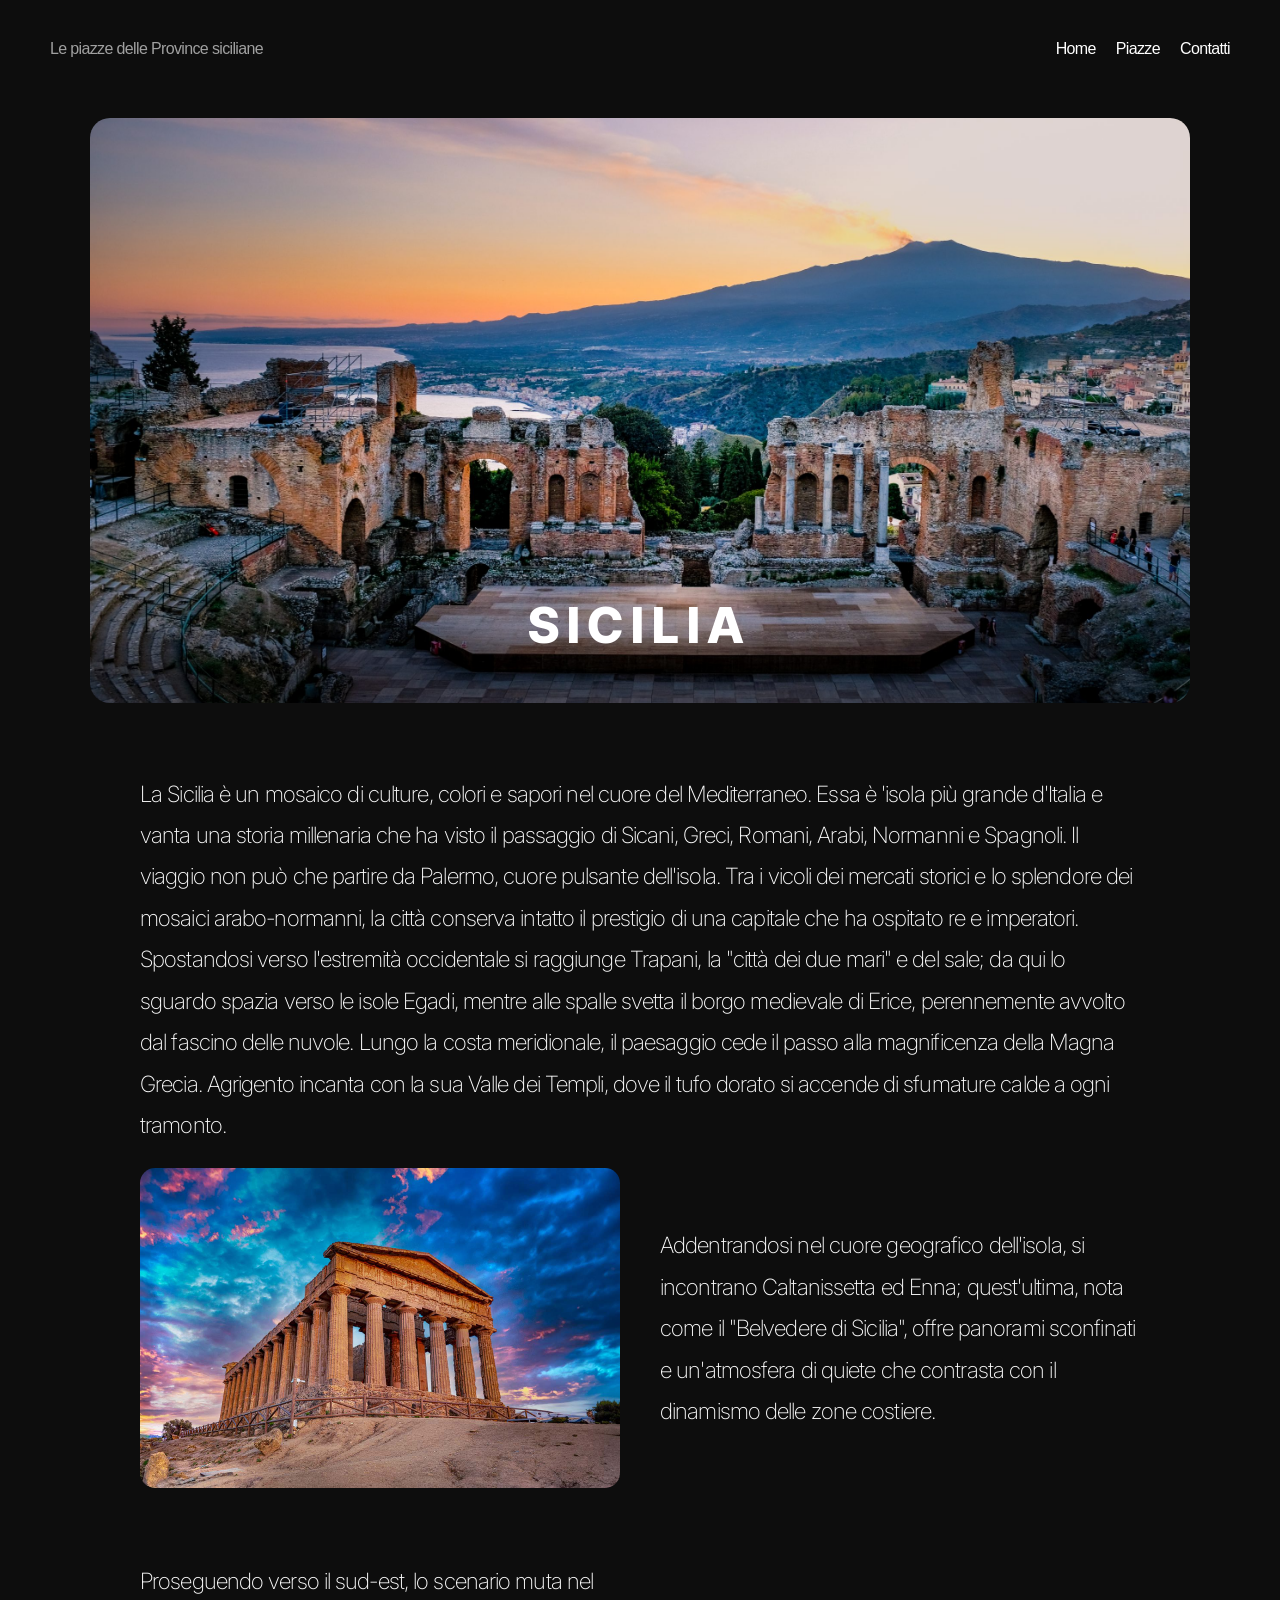
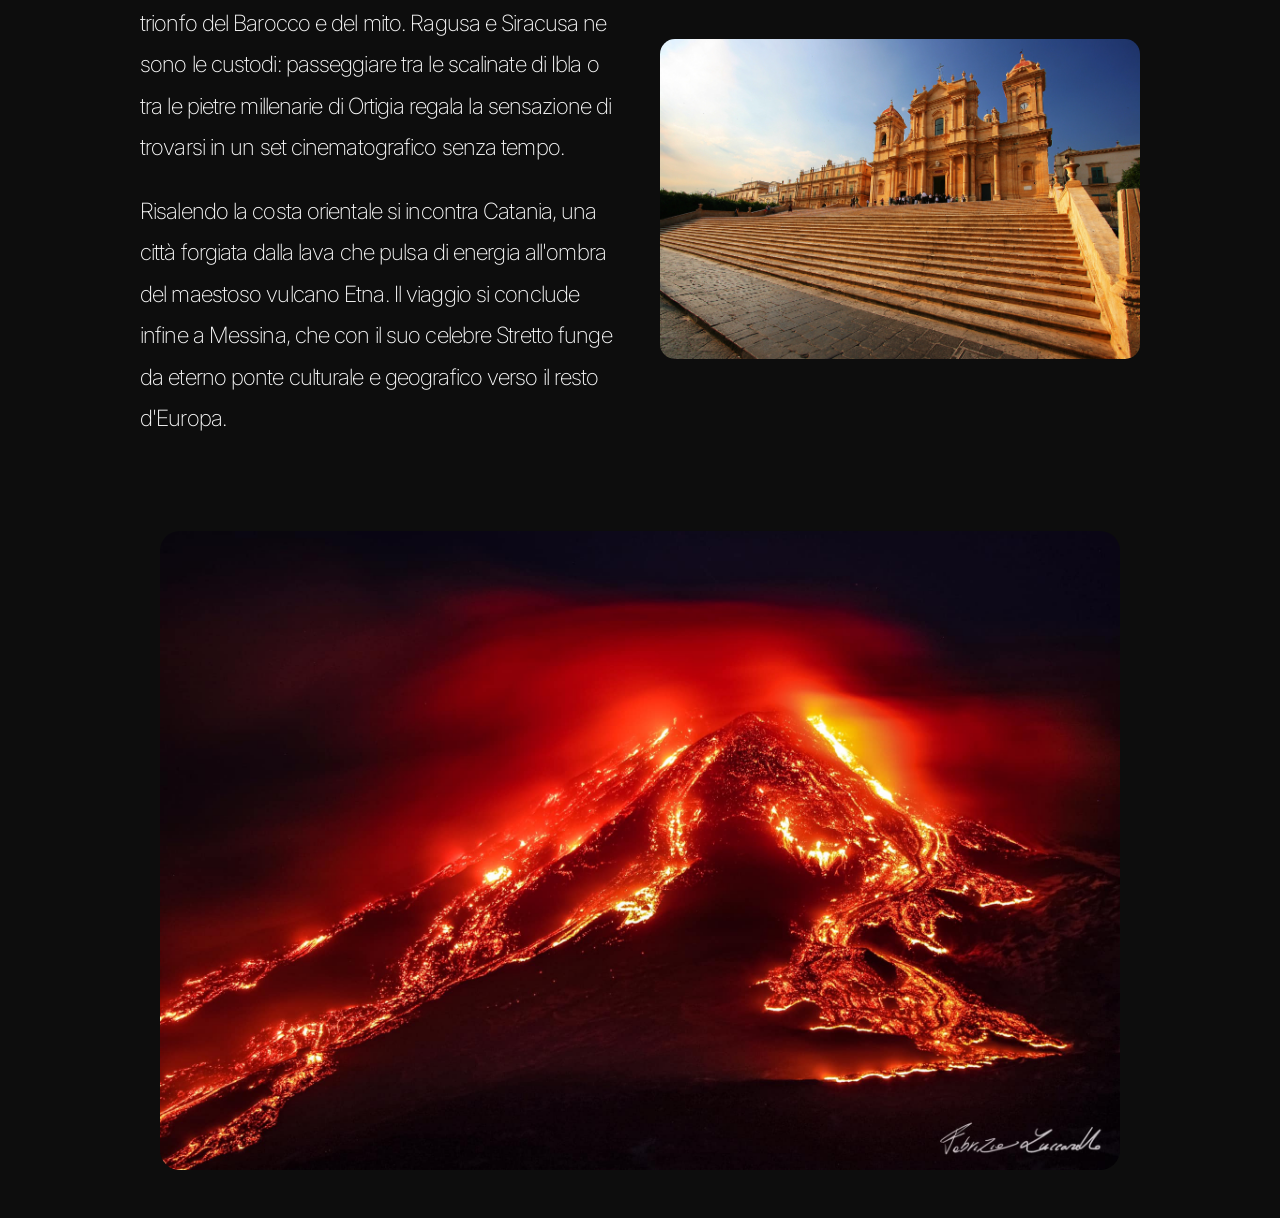
<file: index.html>
<!DOCTYPE html>
<html lang="it">
<head>
    <meta charset="UTF-8">
    <meta name="viewport" content="width=device-width, initial-scale=1.0">
    <title>Le piazze delle Province siciliane</title>
    <link rel="preconnect" href="https://fonts.googleapis.com">
    <link rel="preconnect" href="https://fonts.gstatic.com" crossorigin>
    <link href="https://fonts.googleapis.com/css2?family=Inter:wght@200;300;400&family=Inter+Tight:wght@300;700;800&display=swap" rel="stylesheet">
    <link rel="stylesheet" href="style.css">
</head>
<body>

    <nav>
        <div class="logo">Le piazze delle Province siciliane</div>
        <ul>
            <li><a href="index.html">Home</a></li>
            <li><a href="piazze.html">Piazze</a></li>
            <li><a href="contatti.html">Contatti</a></li>
        </ul>
    </nav>

    <header class="hero">
        <div class="hero-content">
            <img src="img/taormina.jpeg" alt="Taormina">
            <h1>SICILIA</h1>
        </div>
    </header>

    <main class="container">
        <section class="intro">
            <p>La Sicilia è un mosaico di culture, colori e sapori nel cuore del Mediterraneo.
            Essa è 'isola più grande d'Italia e vanta una storia millenaria che ha visto il passaggio di Sicani,
            Greci, Romani, Arabi, Normanni e Spagnoli. Il viaggio non può che partire da Palermo, cuore pulsante dell'isola.
            Tra i vicoli dei mercati storici e lo splendore dei mosaici arabo-normanni, la città conserva intatto il prestigio
            di una capitale che ha ospitato re e imperatori. Spostandosi verso l'estremità occidentale si raggiunge Trapani,
            la "città dei due mari" e del sale; da qui lo sguardo spazia verso le isole Egadi, mentre alle spalle svetta
            il borgo medievale di Erice, perennemente avvolto dal fascino delle nuvole. Lungo la costa meridionale,
            il paesaggio cede il passo alla magnificenza della Magna Grecia. Agrigento incanta con la sua Valle dei Templi,
            dove il tufo dorato si accende di sfumature calde a ogni tramonto.</p>
        </section>

        <section class="grid-row">
            <div class="image-box">
                <img src="img/valledeitempli.jpg" alt="Tempio">
            </div>
            <div class="text-box">
                <p>Addentrandosi nel cuore geografico dell'isola, si incontrano Caltanissetta ed Enna;
                quest'ultima, nota come il "Belvedere di Sicilia", offre panorami sconfinati e un'atmosfera di quiete
                che contrasta con il dinamismo delle zone costiere.</p>
            </div>
        </section>

        <section class="grid-row reverse">
            <div class="image-box">
                <img src="img/noto.jpg" alt="Noto">
            </div>
            <div class="text-box">
                <p>Proseguendo verso il sud-est, lo scenario muta nel trionfo del Barocco e del mito.
                Ragusa e Siracusa ne sono le custodi: passeggiare tra le scalinate di Ibla o tra le pietre
                millenarie di Ortigia regala la sensazione di trovarsi in un set cinematografico senza tempo.</p>
                <p>Risalendo la costa orientale si incontra Catania, una città forgiata dalla lava che pulsa di energia
                all'ombra del maestoso vulcano Etna. Il viaggio si conclude infine a Messina, che con il suo celebre Stretto
                funge da eterno ponte culturale e geografico verso il resto d'Europa.</p>
            </div>
        </section>

        <section class="full-width">
            <img src="img/etna.jpg" alt="Etna">
        </section>
    </main>

</body>
</html>
</file>
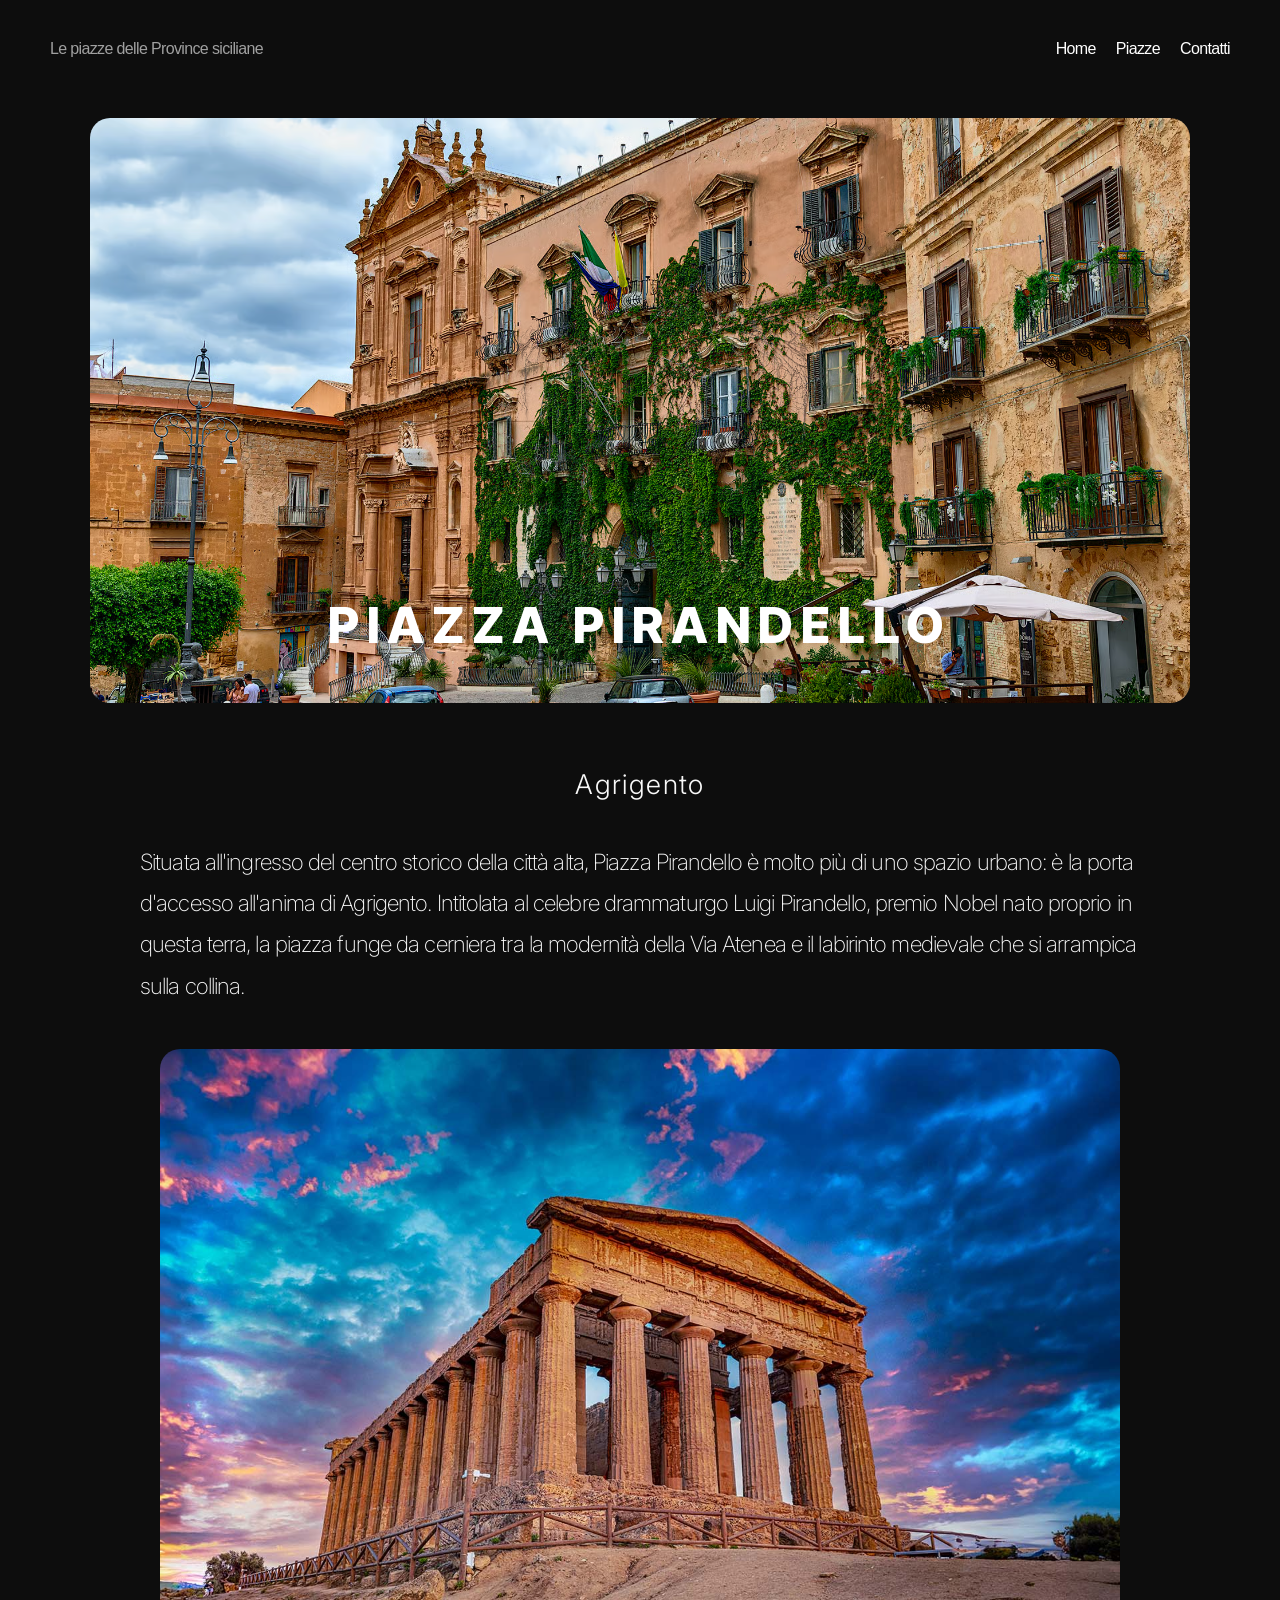
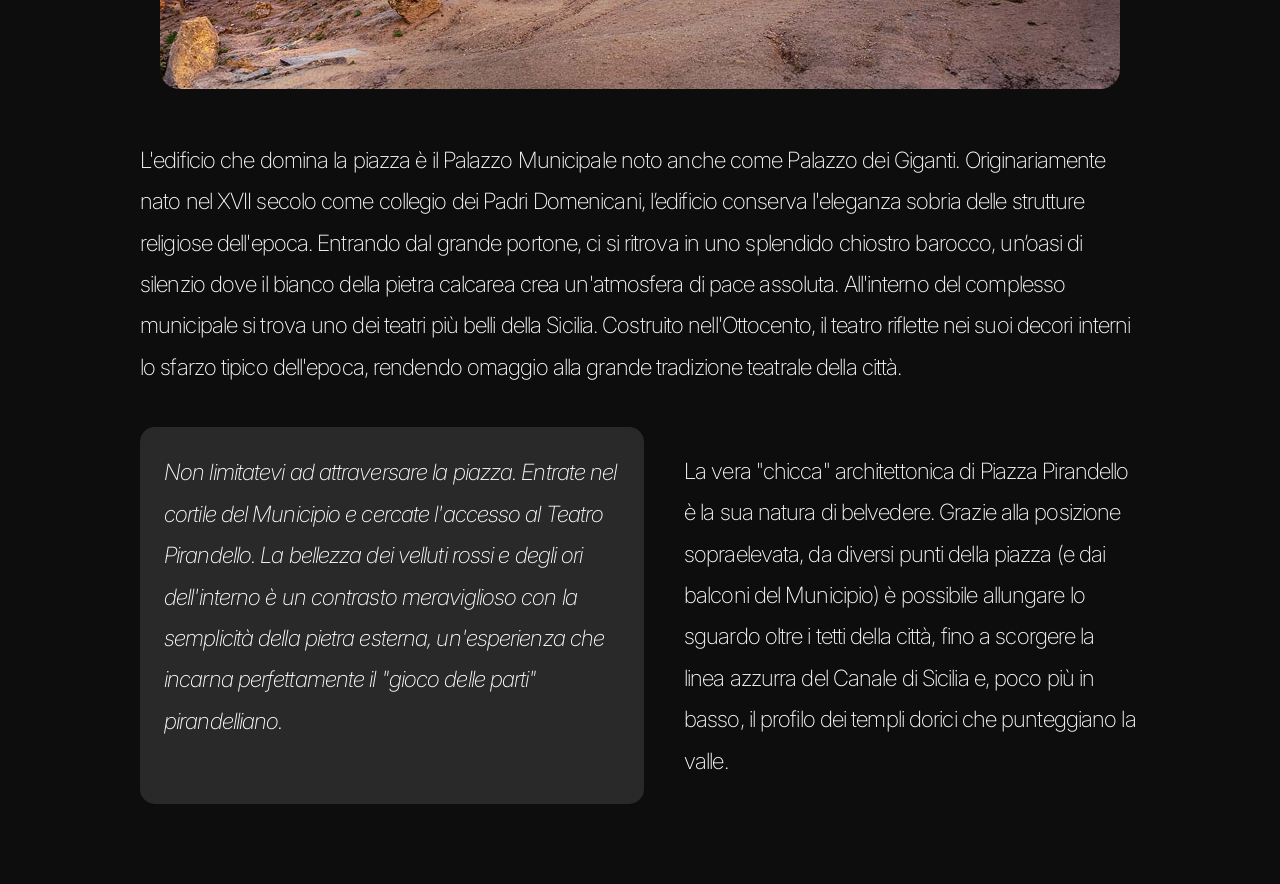
<file: agrigento.html>
<!DOCTYPE html>
<html lang="it">
<head>
    <meta charset="UTF-8">
    <meta name="viewport" content="width=device-width, initial-scale=1.0">
    <title>Agrigento - Le piazze delle Province siciliane</title>
    <link rel="preconnect" href="https://fonts.googleapis.com">
    <link rel="preconnect" href="https://fonts.gstatic.com" crossorigin>
    <link href="https://fonts.googleapis.com/css2?family=Inter:ital,wght@0,200;0,300;0,400;1,200&family=Inter+Tight:wght@300;700;800&display=swap" rel="stylesheet">
    <link rel="stylesheet" href="style.css">
</head>
<body>

    <nav>
        <div class="logo">Le piazze delle Province siciliane</div>
        <ul>
            <li><a href="index.html">Home</a></li>
            <li><a href="piazze.html">Piazze</a></li>
            <li><a href="contatti.html">Contatti</a></li>
        </ul>
    </nav>

    <header class="hero">
        <div class="hero-content">
            <img src="img/piazza-pirandello-italy.avif" alt="Agrigento Valle dei Templi">
            <h1>PIAZZA PIRANDELLO</h1>
        </div>
    </header>

    <main class="container">

        <p class="city-subtitle">Agrigento</p>

        <section class="intro">
            <p>Situata all'ingresso del centro storico della città alta, Piazza Pirandello è molto più di uno spazio urbano: è la porta d'accesso all'anima di Agrigento. Intitolata al celebre drammaturgo Luigi Pirandello, premio Nobel nato proprio in questa terra, la piazza funge da cerniera tra la modernità della Via Atenea e il labirinto medievale che si arrampica sulla collina.</p>
        </section>

        <section class="full-width">
            <img src="img/valledeitempli.jpg" alt="Valle dei Templi Agrigento">
        </section>

        <section class="intro">
            <p>L'edificio che domina la piazza è il Palazzo Municipale
             noto anche come Palazzo dei Giganti. Originariamente nato 
             nel XVII secolo come collegio dei Padri Domenicani,
             l’edificio conserva l'eleganza sobria delle strutture 
             religiose dell'epoca. Entrando dal grande portone, 
             ci si ritrova in uno splendido chiostro barocco, 
             un’oasi di silenzio dove il bianco della pietra calcarea
             crea un'atmosfera di pace assoluta. All'interno del complesso
             municipale si trova uno dei teatri più belli della Sicilia.
             Costruito nell'Ottocento, il teatro riflette nei suoi decori
             interni lo sfarzo tipico dell'epoca, rendendo omaggio alla grande 
             tradizione teatrale della città.
            </p>
        </section>

        <section class="two-col">
            <div class="col-text small info-card">
                <p style="font-style: italic; font-weight: 200;">Non limitatevi ad attraversare la piazza. Entrate nel cortile del Municipio e cercate l'accesso al Teatro Pirandello. La bellezza dei velluti rossi e degli ori dell'interno è un contrasto meraviglioso con la semplicità della pietra esterna, un'esperienza che incarna perfettamente il "gioco delle parti" pirandelliano.</p>
            </div>
            <div class="col-text small">
                <p>La vera "chicca" architettonica di Piazza Pirandello è la sua natura di belvedere. Grazie alla posizione sopraelevata, da diversi punti della piazza (e dai balconi del Municipio) è possibile allungare lo sguardo oltre i tetti della città, fino a scorgere la linea azzurra del Canale di Sicilia e, poco più in basso, il profilo dei templi dorici che punteggiano la valle.</p>
            </div>
        </section>

    </main>

</body>
</html>
</file>
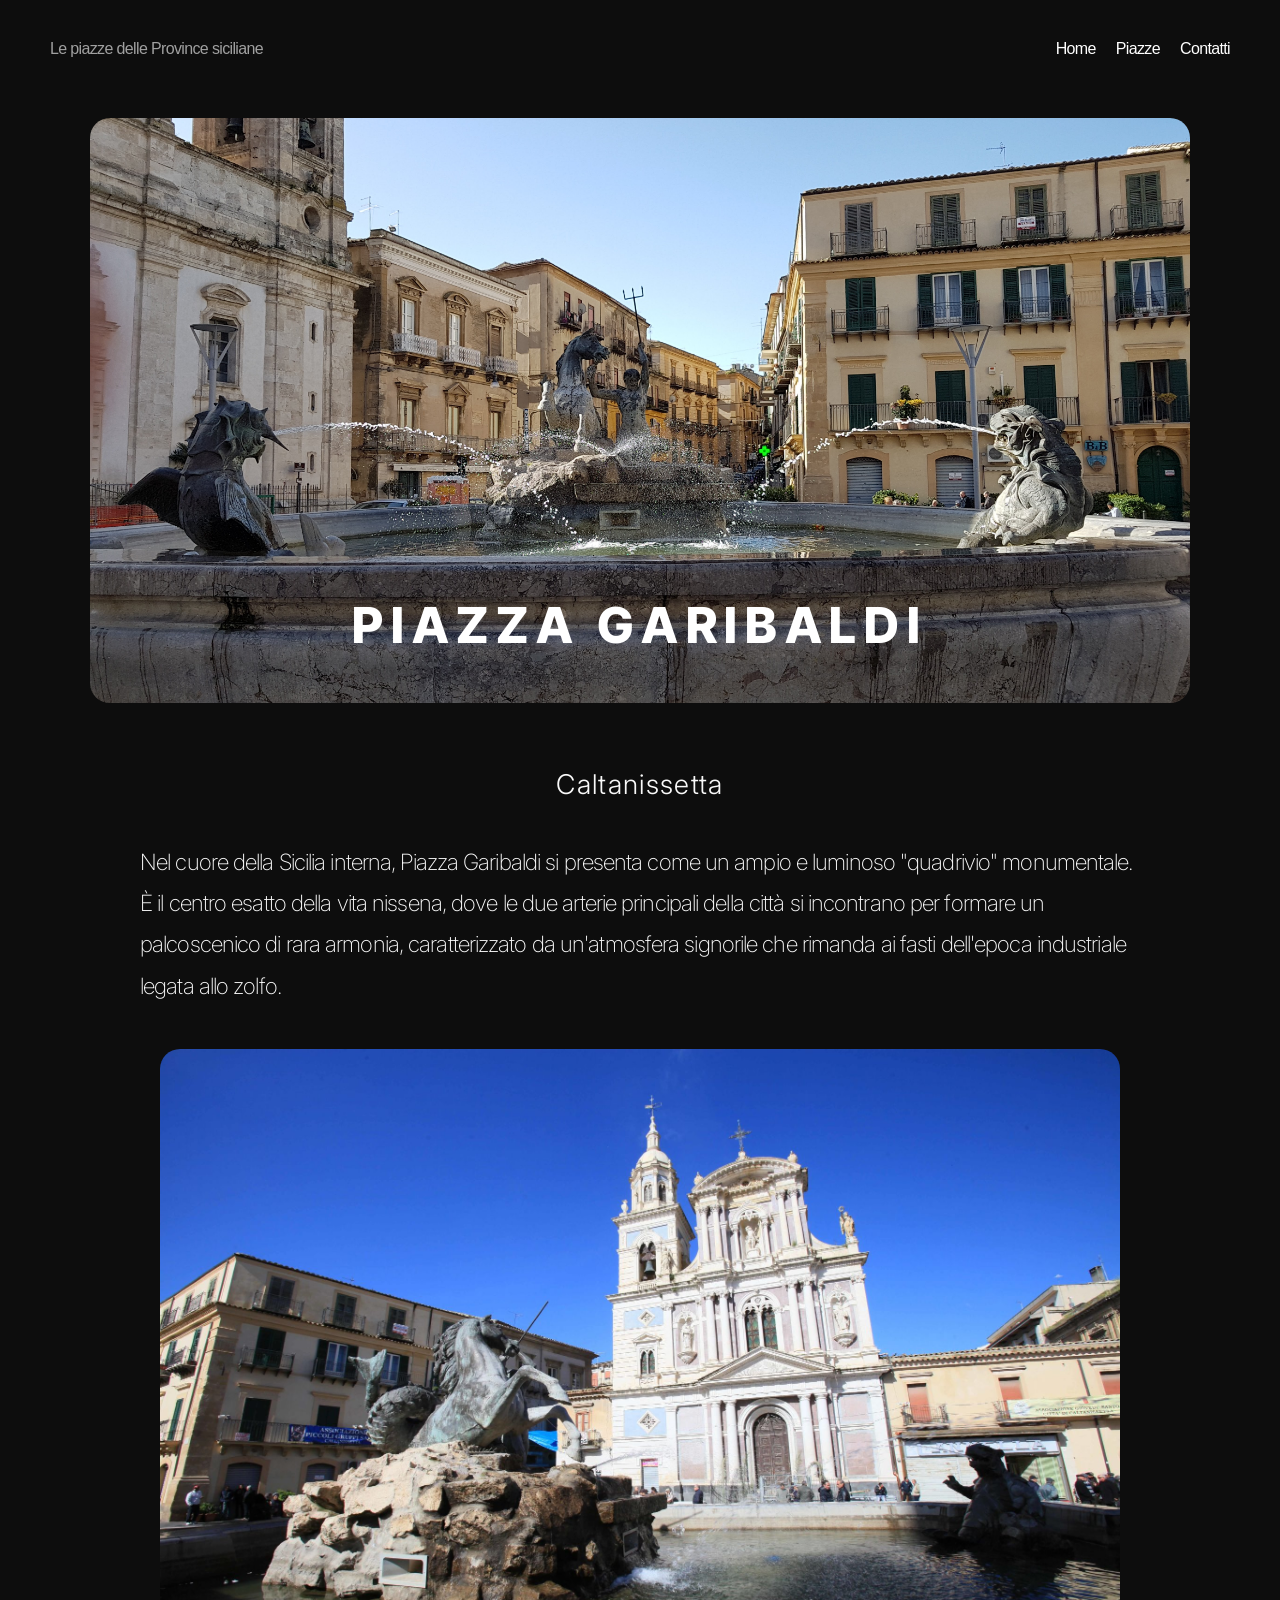
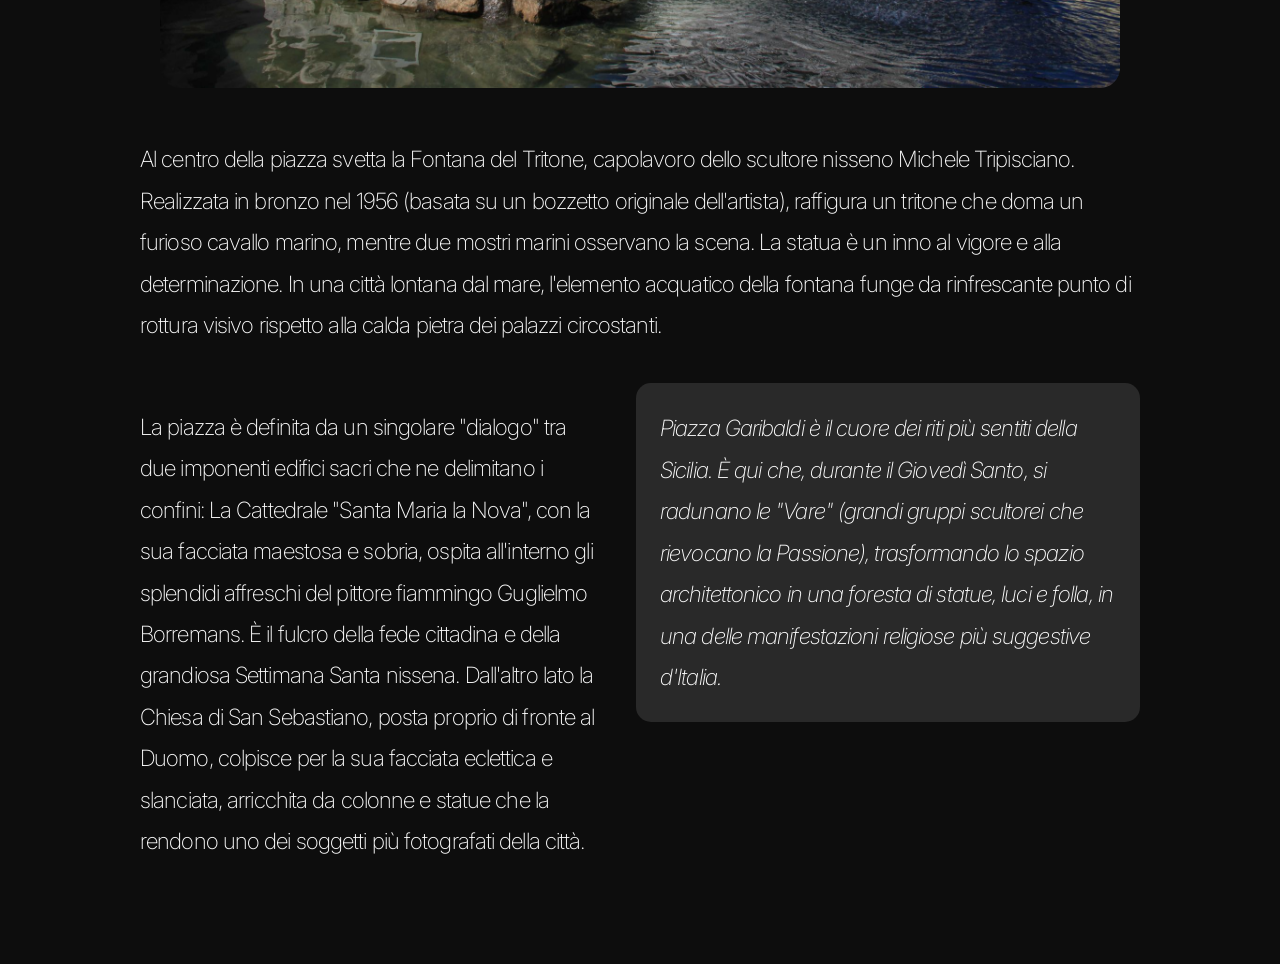
<file: caltanissetta.html>
<!DOCTYPE html>
<html lang="it">
<head>
    <meta charset="UTF-8">
    <meta name="viewport" content="width=device-width, initial-scale=1.0">
    <title>Caltanissetta - Le piazze delle Province siciliane</title>
    <link rel="preconnect" href="https://fonts.googleapis.com">
    <link rel="preconnect" href="https://fonts.gstatic.com" crossorigin>
    <link href="https://fonts.googleapis.com/css2?family=Inter:ital,wght@0,200;0,300;0,400;1,200&family=Inter+Tight:wght@300;700;800&display=swap" rel="stylesheet">
    <link rel="stylesheet" href="style.css">
</head>
<body>

    <nav>
        <div class="logo">Le piazze delle Province siciliane</div>
        <ul>
            <li><a href="index.html">Home</a></li>
            <li><a href="piazze.html">Piazze</a></li>
            <li><a href="contatti.html">Contatti</a></li>
        </ul>
    </nav>

    <header class="hero">
        <div class="hero-content">
            <img src="img/caltanissetta3.JPG" alt="Caltanissetta">
            <h1>PIAZZA GARIBALDI</h1>
        </div>
    </header>

    <main class="container">

        <p class="city-subtitle">Caltanissetta</p>

        <section class="intro">
            <p>Nel cuore della Sicilia interna, Piazza Garibaldi si presenta come un ampio e luminoso "quadrivio" monumentale. È il centro esatto della vita nissena, dove le due arterie principali della città si incontrano per formare un palcoscenico di rara armonia, caratterizzato da un'atmosfera signorile che rimanda ai fasti dell'epoca industriale legata allo zolfo.</p>
        </section>

        <section class="full-width">
            <img src="img/caltanissetta2.jpg" alt="Caltanissetta piazza">
        </section>

        <section class="intro">
            <p>Al centro della piazza svetta la Fontana del Tritone, capolavoro dello scultore nisseno Michele Tripisciano. Realizzata in bronzo nel 1956 (basata su un bozzetto originale dell'artista), raffigura un tritone che doma un furioso cavallo marino, mentre due mostri marini osservano la scena.  La statua è un inno al vigore e alla determinazione. In una città lontana dal mare, l'elemento acquatico della fontana funge da rinfrescante punto di rottura visivo rispetto alla calda pietra dei palazzi circostanti.</p>
        </section>

        <section class="two-col" style="align-items: center; margin-top: 1cm;">
            <div class="col-text small">
                <p>La piazza è definita da un singolare "dialogo" tra due imponenti edifici sacri che ne delimitano i confini: La Cattedrale "Santa Maria la Nova", con la sua facciata maestosa e sobria, ospita all'interno gli splendidi affreschi del pittore fiammingo Guglielmo Borremans. È il fulcro della fede cittadina e della grandiosa Settimana Santa nissena.

Dall'altro lato la Chiesa di San Sebastiano, posta proprio di fronte al Duomo, colpisce per la sua facciata eclettica e slanciata, arricchita da colonne e statue che la rendono uno dei soggetti più fotografati della città.</p>
            </div>
            <div class="col-text small info-card" style="align-self: flex-start;">
                <p style="font-style: italic; font-weight: 200;">Piazza Garibaldi è il cuore dei riti più sentiti della Sicilia. È qui che, durante il Giovedì Santo, si radunano le "Vare" (grandi gruppi scultorei che rievocano la Passione), trasformando lo spazio architettonico in una foresta di statue, luci e folla, in una delle manifestazioni religiose più suggestive d'Italia.</p>
            </div>
        </section>

    </main>

</body>
</html>
</file>
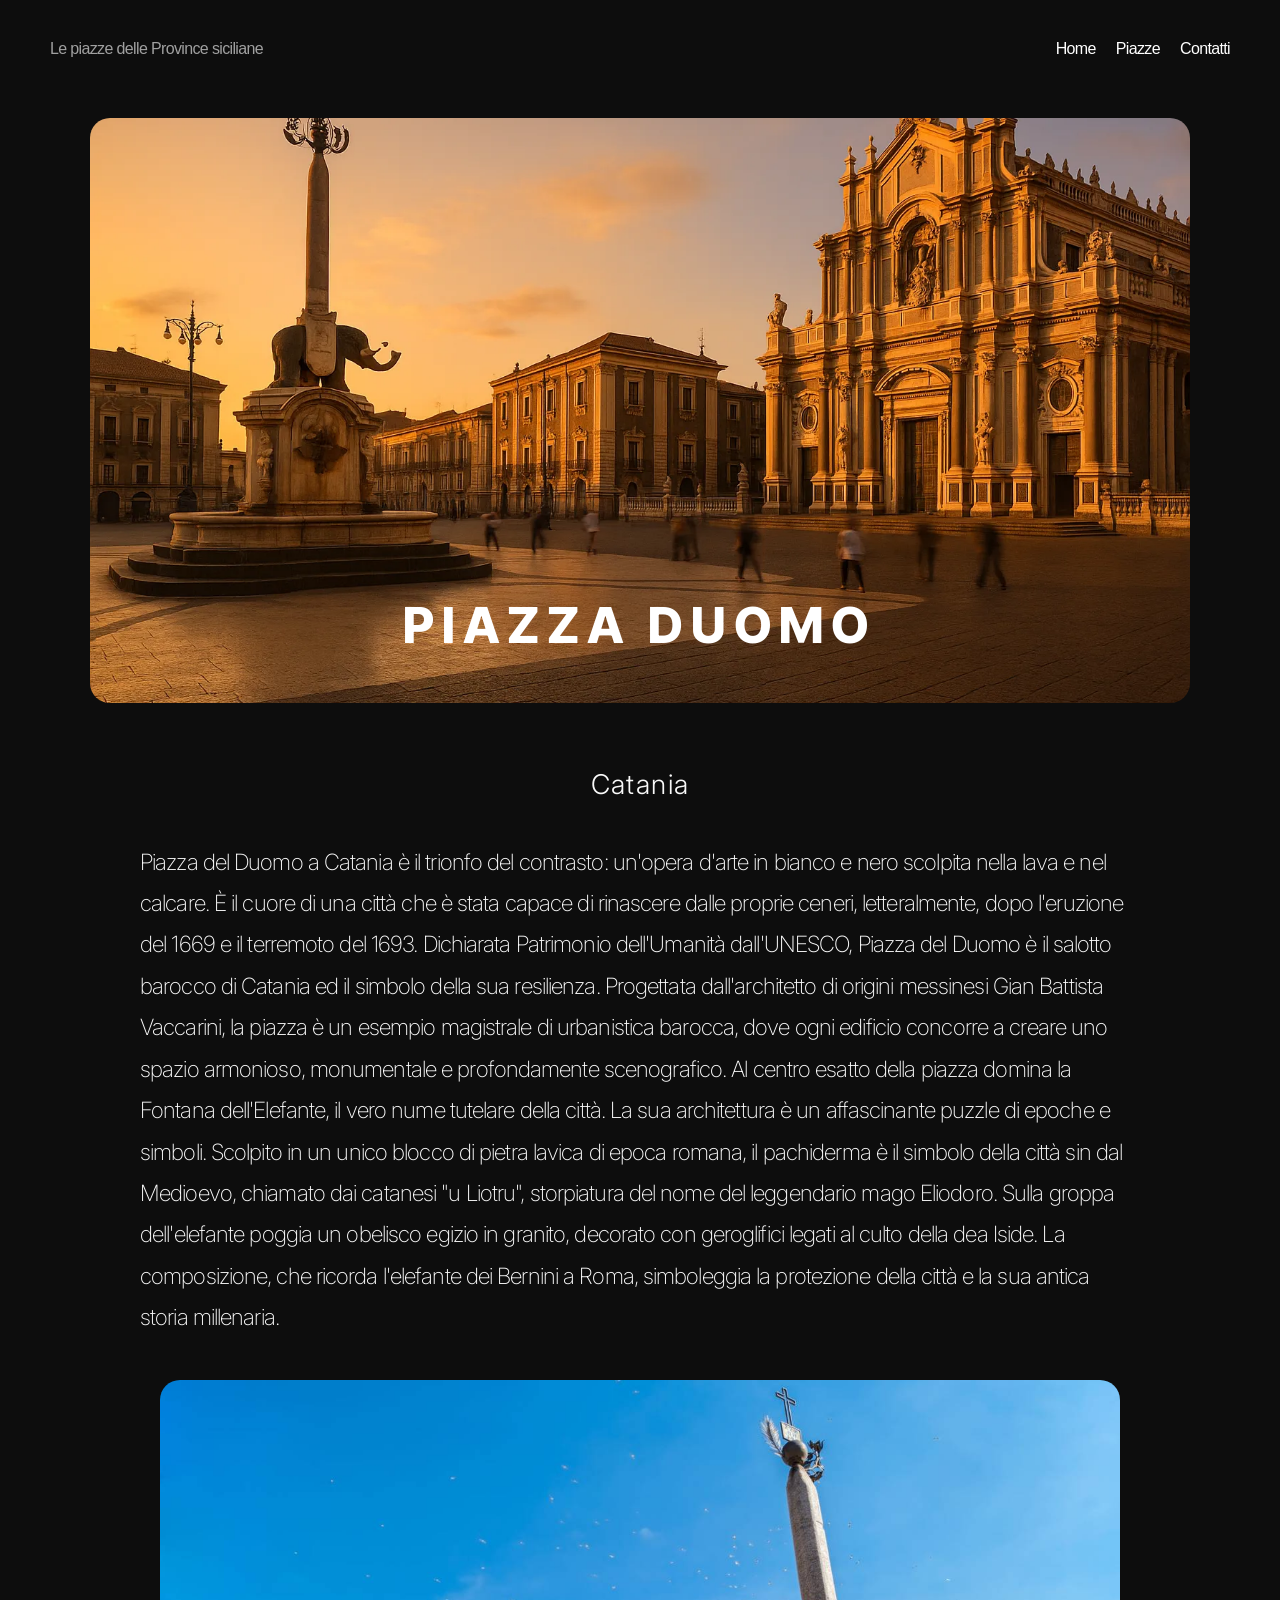
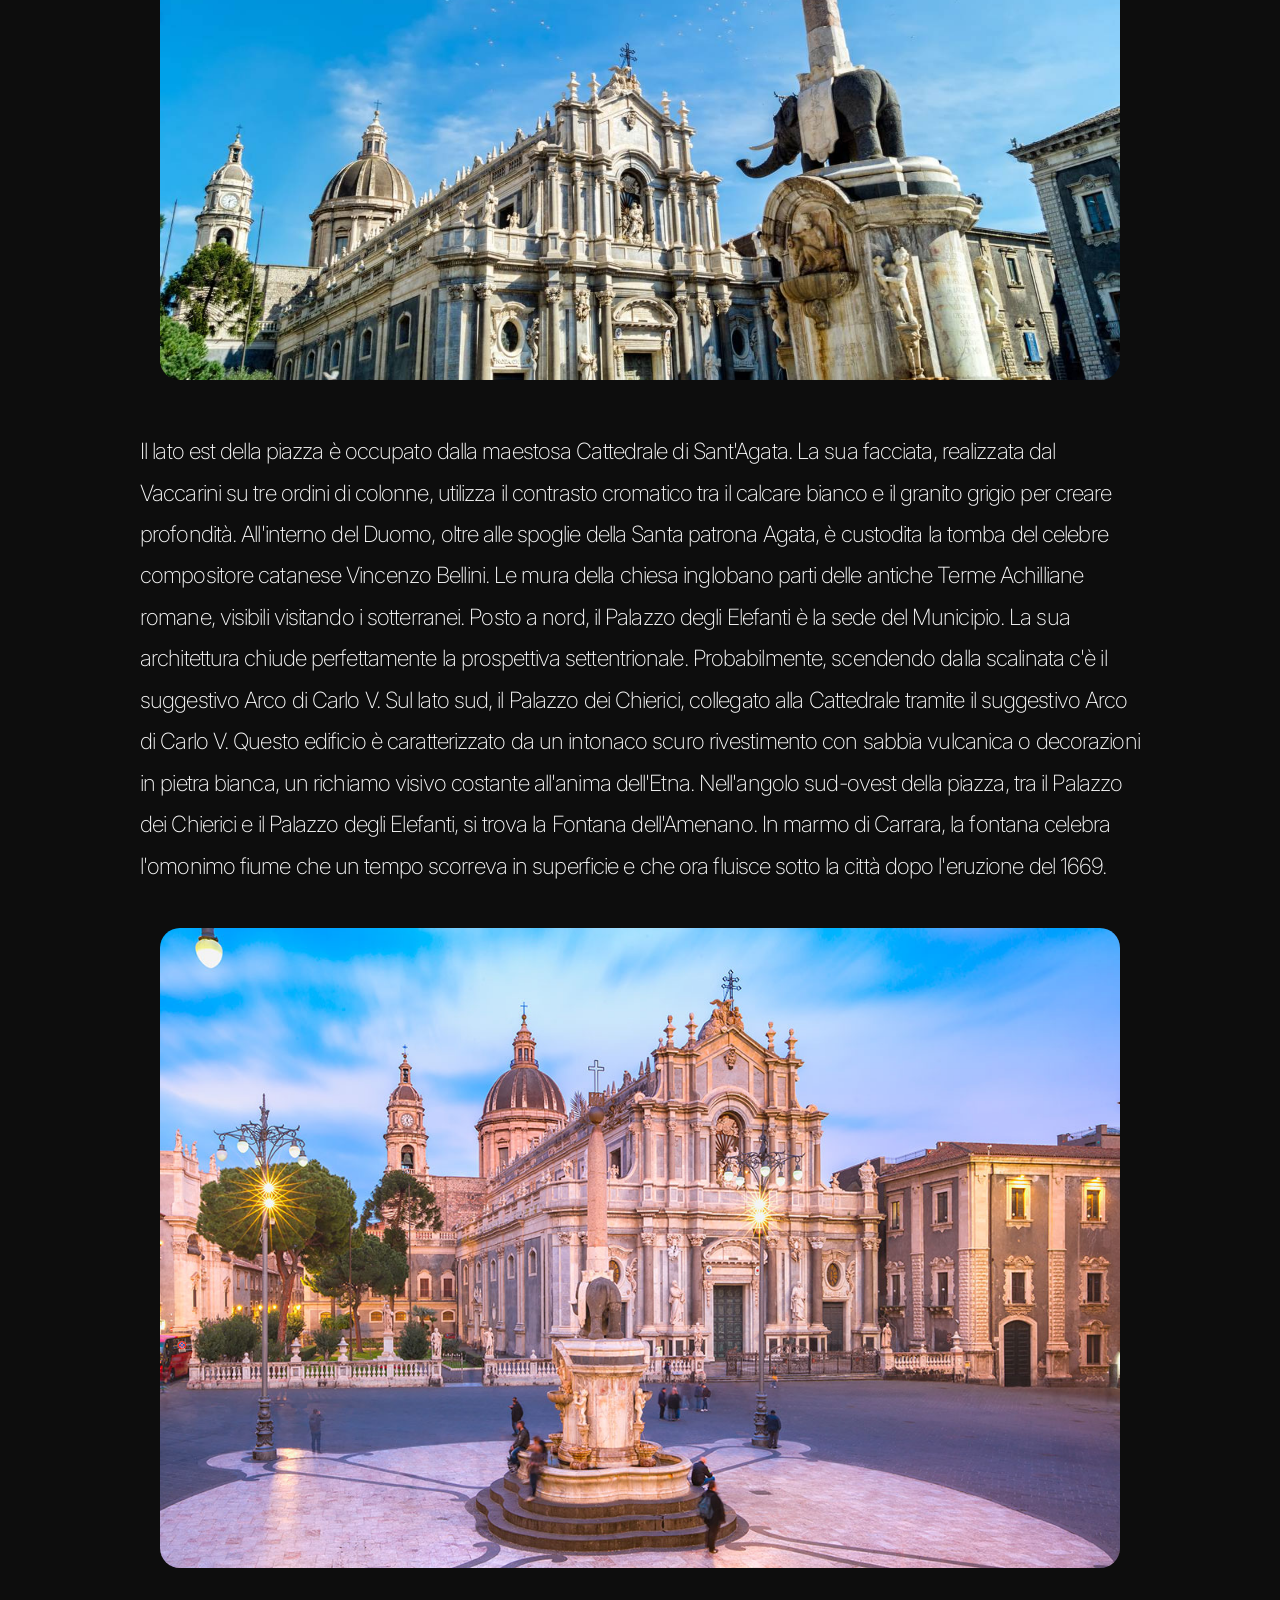
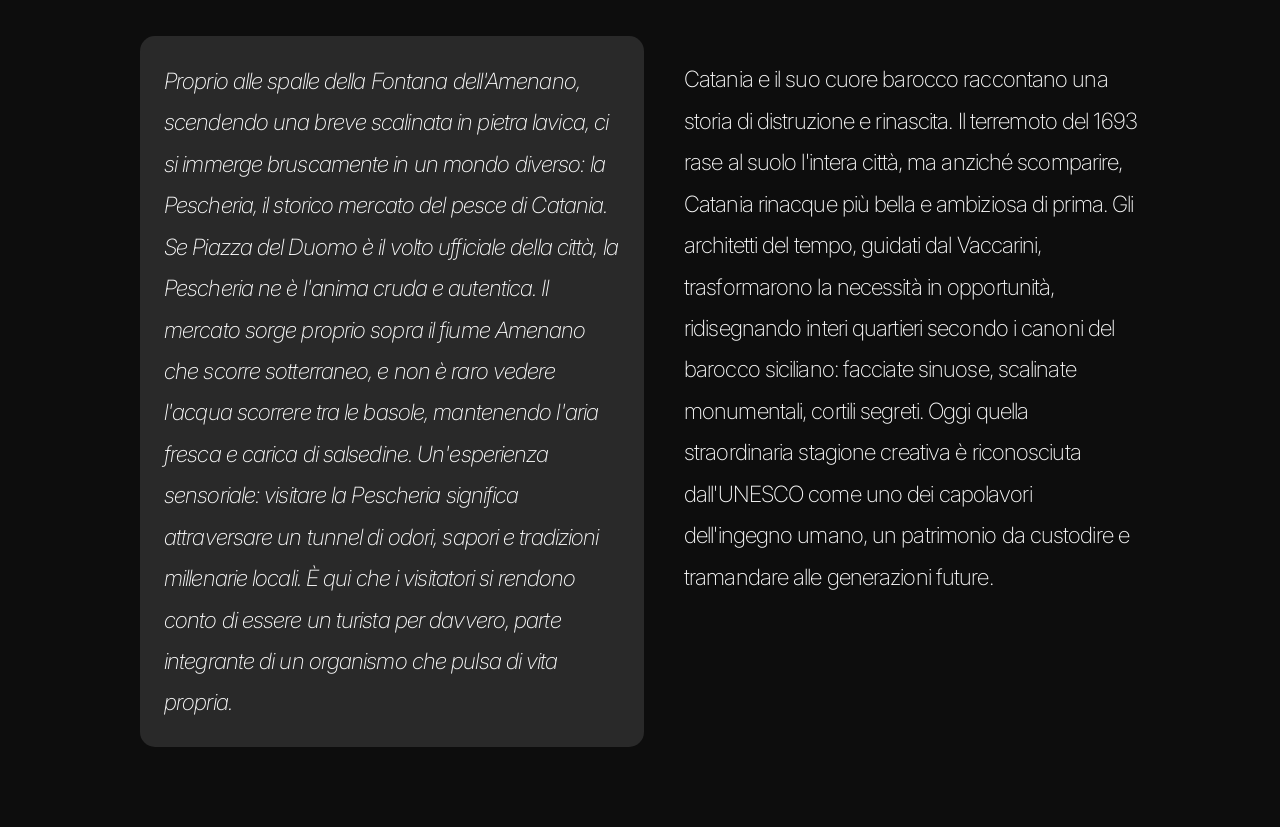
<file: catania.html>
<!DOCTYPE html>
<html lang="it">
<head>
    <meta charset="UTF-8">
    <meta name="viewport" content="width=device-width, initial-scale=1.0">
    <title>Catania - Le piazze delle Province siciliane</title>
    <link rel="preconnect" href="https://fonts.googleapis.com">
    <link rel="preconnect" href="https://fonts.gstatic.com" crossorigin>
    <link href="https://fonts.googleapis.com/css2?family=Inter:ital,wght@0,200;0,300;0,400;1,200&family=Inter+Tight:wght@300;700;800&display=swap" rel="stylesheet">
    <link rel="stylesheet" href="style.css">
</head>
<body>

    <nav>
        <div class="logo">Le piazze delle Province siciliane</div>
        <ul>
            <li><a href="index.html">Home</a></li>
            <li><a href="piazze.html">Piazze</a></li>
            <li><a href="contatti.html">Contatti</a></li>
        </ul>
    </nav>

    <header class="hero">
        <div class="hero-content">
            <img src="img/catania3.jpg" alt="Piazza del Duomo Catania">
            <h1>PIAZZA DUOMO</h1>
        </div>
    </header>

    <main class="container">

        <p class="city-subtitle">Catania</p>

        <section class="intro">
            <p>Piazza del Duomo a Catania è il trionfo del contrasto: un'opera d'arte in bianco e nero scolpita nella lava
            e nel calcare. È il cuore di una città che è stata capace di rinascere dalle proprie ceneri, letteralmente,
            dopo l'eruzione del 1669 e il terremoto del 1693. Dichiarata Patrimonio dell'Umanità dall'UNESCO, Piazza
            del Duomo è il salotto barocco di Catania ed il simbolo della sua resilienza. Progettata dall'architetto di
            origini messinesi Gian Battista Vaccarini, la piazza è un esempio magistrale di urbanistica barocca, dove
            ogni edificio concorre a creare uno spazio armonioso, monumentale e profondamente scenografico.
            Al centro esatto della piazza domina la Fontana dell'Elefante, il vero nume tutelare della città. La sua
            architettura è un affascinante puzzle di epoche e simboli. Scolpito in un unico blocco di pietra lavica di
            epoca romana, il pachiderma è il simbolo della città sin dal Medioevo, chiamato dai catanesi "u Liotru",
            storpiatura del nome del leggendario mago Eliodoro. Sulla groppa dell'elefante poggia un obelisco egizio
            in granito, decorato con geroglifici legati al culto della dea Iside. La composizione, che ricorda l'elefante
            dei Bernini a Roma, simboleggia la protezione della città e la sua antica storia millenaria.</p>
        </section>

        <section class="full-width">
            <img src="img/catania1.jpg" alt="Catania piazza">
        </section>

        <section class="intro">
            <p>Il lato est della piazza è occupato dalla maestosa Cattedrale di Sant'Agata. La sua facciata,
            realizzata dal Vaccarini su tre ordini di colonne, utilizza il contrasto cromatico tra il calcare bianco
            e il granito grigio per creare profondità. All'interno del Duomo, oltre alle spoglie della Santa patrona
            Agata, è custodita la tomba del celebre compositore catanese Vincenzo Bellini. Le mura della chiesa
            inglobano parti delle antiche Terme Achilliane romane, visibili visitando i sotterranei. Posto a nord,
            il Palazzo degli Elefanti è la sede del Municipio. La sua architettura chiude perfettamente la prospettiva
            settentrionale. Probabilmente, scendendo dalla scalinata c'è il suggestivo Arco di Carlo V.
            Sul lato sud, il Palazzo dei Chierici, collegato alla Cattedrale tramite il suggestivo Arco di Carlo V.
            Questo edificio è caratterizzato da un intonaco scuro rivestimento con sabbia vulcanica o decorazioni in
            pietra bianca, un richiamo visivo costante all'anima dell'Etna. Nell'angolo sud-ovest della piazza, tra il
            Palazzo dei Chierici e il Palazzo degli Elefanti, si trova la Fontana dell'Amenano. In marmo di Carrara,
            la fontana celebra l'omonimo fiume che un tempo scorreva in superficie e che ora fluisce sotto la città
            dopo l'eruzione del 1669.</p>
        </section>

        <section class="full-width">
            <img src="img/catania2.jpg" alt="Catania barocca">
        </section>

        <section class="two-col">
            <div class="col-text small info-card">
                <p style="font-style: italic; font-weight: 200;">Proprio alle spalle della Fontana dell'Amenano, scendendo una breve scalinata in pietra lavica, ci si immerge
                bruscamente in un mondo diverso: la Pescheria, il storico mercato del pesce di Catania.
                Se Piazza del Duomo è il volto ufficiale della città, la Pescheria ne è l'anima cruda e autentica.
                Il mercato sorge proprio sopra il fiume Amenano che scorre sotterraneo, e non è raro vedere l'acqua
                scorrere tra le basole, mantenendo l'aria fresca e carica di salsedine.
                Un'esperienza sensoriale: visitare la Pescheria significa attraversare un tunnel di odori, sapori e tradizioni
                millenarie locali. È qui che i visitatori si rendono conto di essere un turista per davvero, parte integrante di un
                organismo che pulsa di vita propria.</p>
            </div>
            <div class="col-text small">
                <p>Catania e il suo cuore barocco raccontano una storia di distruzione e rinascita. Il terremoto del 1693
                rase al suolo l'intera città, ma anziché scomparire, Catania rinacque più bella e ambiziosa di prima.
                Gli architetti del tempo, guidati dal Vaccarini, trasformarono la necessità in opportunità, ridisegnando
                interi quartieri secondo i canoni del barocco siciliano: facciate sinuose, scalinate monumentali, cortili
                segreti. Oggi quella straordinaria stagione creativa è riconosciuta dall'UNESCO come uno dei capolavori
                dell'ingegno umano, un patrimonio da custodire e tramandare alle generazioni future.</p>
            </div>
        </section>

    </main>

</body>
</html>
</file>
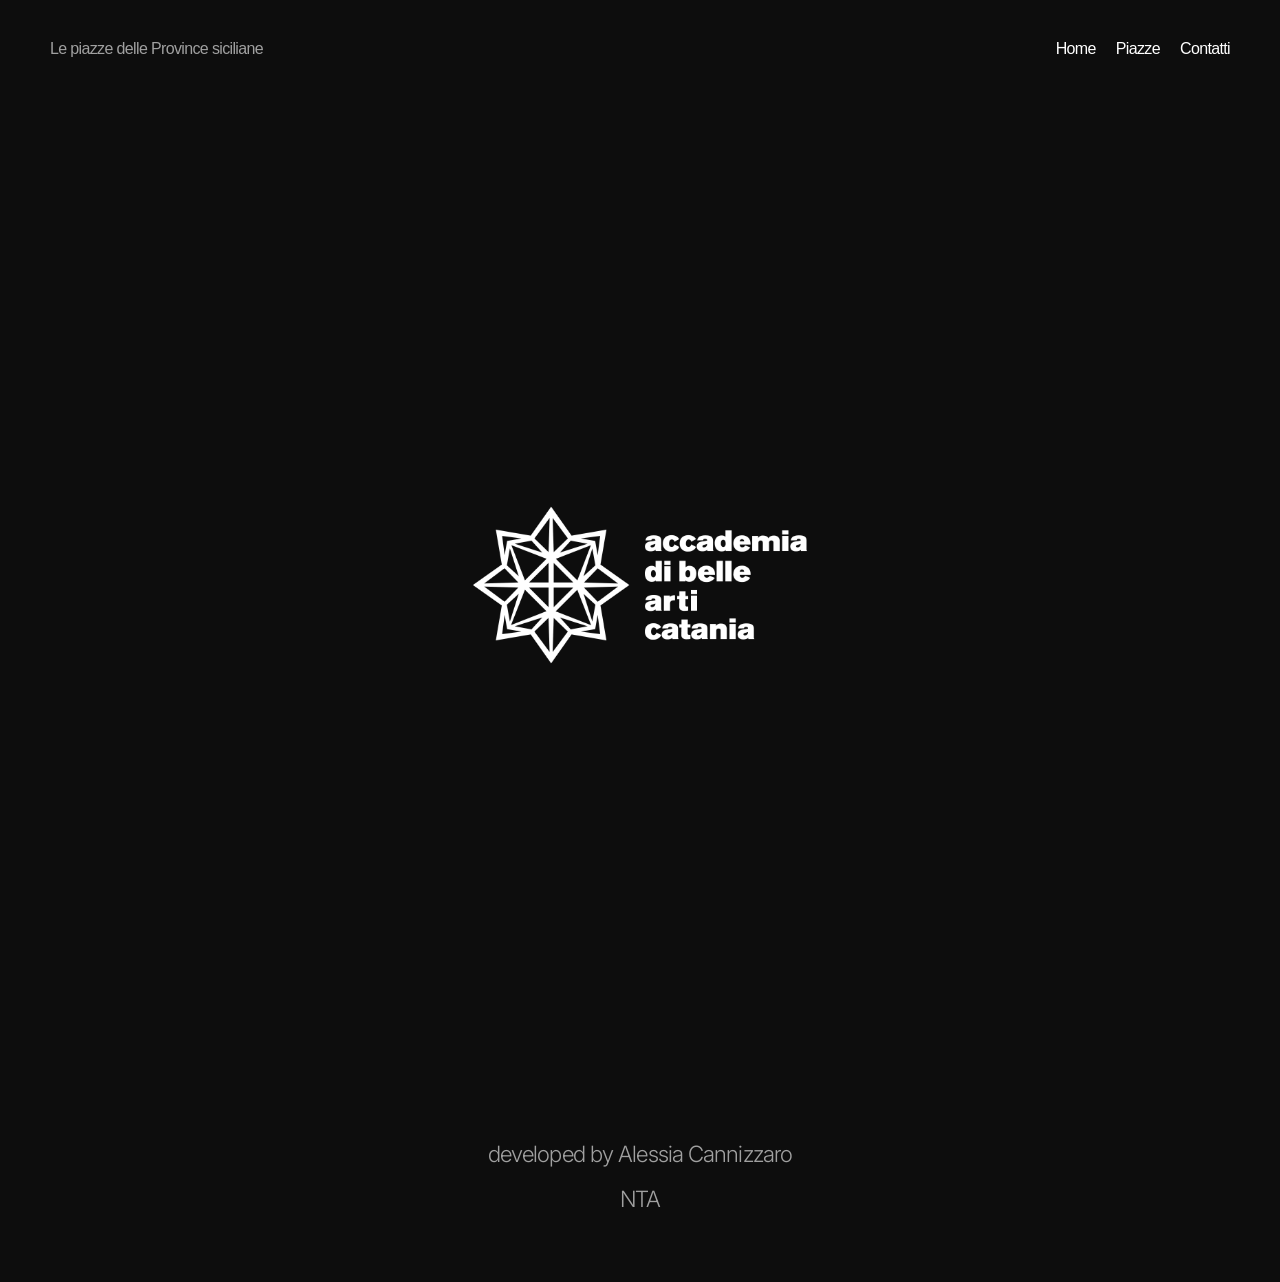
<file: contatti.html>
<!DOCTYPE html>
<html lang="it">
<head>
    <meta charset="UTF-8">
    <meta name="viewport" content="width=device-width, initial-scale=1.0">
    <title>Contatti - Le piazze delle Province siciliane</title>
    <link rel="preconnect" href="https://fonts.googleapis.com">
    <link rel="preconnect" href="https://fonts.gstatic.com" crossorigin>
    <link href="https://fonts.googleapis.com/css2?family=Inter:wght@200;300;400&family=Inter+Tight:wght@300;700;800&display=swap" rel="stylesheet">
    <link rel="stylesheet" href="style.css">
</head>
<body>

    <nav>
        <div class="logo">Le piazze delle Province siciliane</div>
        <ul>
            <li><a href="index.html">Home</a></li>
            <li><a href="piazze.html">Piazze</a></li>
            <li><a href="contatti.html">Contatti</a></li>
        </ul>
    </nav>

    <main class="contatti-page">
        <div class="contatti-center">
            <div class="contatti-brand">
                <img src="img/logo.png" alt="Logo Accademia">
            </div>
            <div class="contatti-credits">
                <p>developed by Alessia Cannizzaro<br>NTA</p>
            </div>
        </div>
    </main>

</body>
</html>
</file>
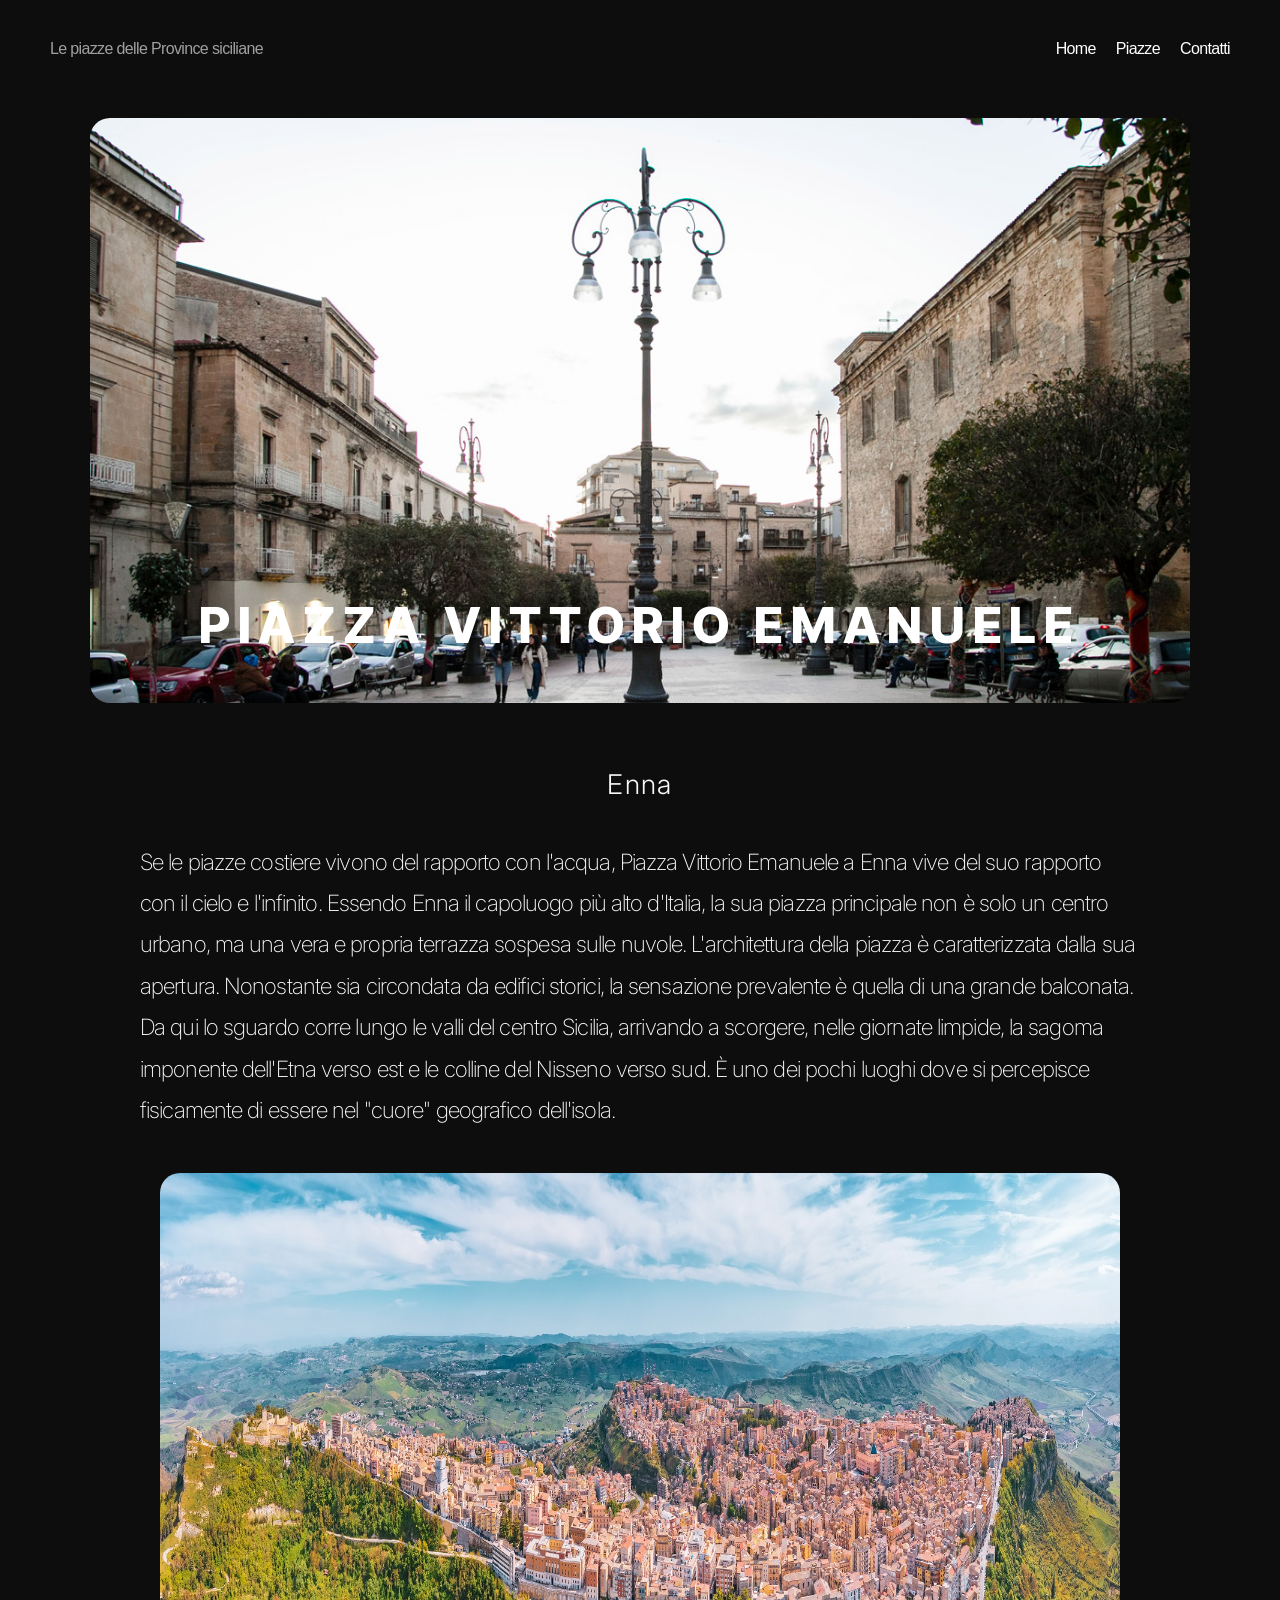
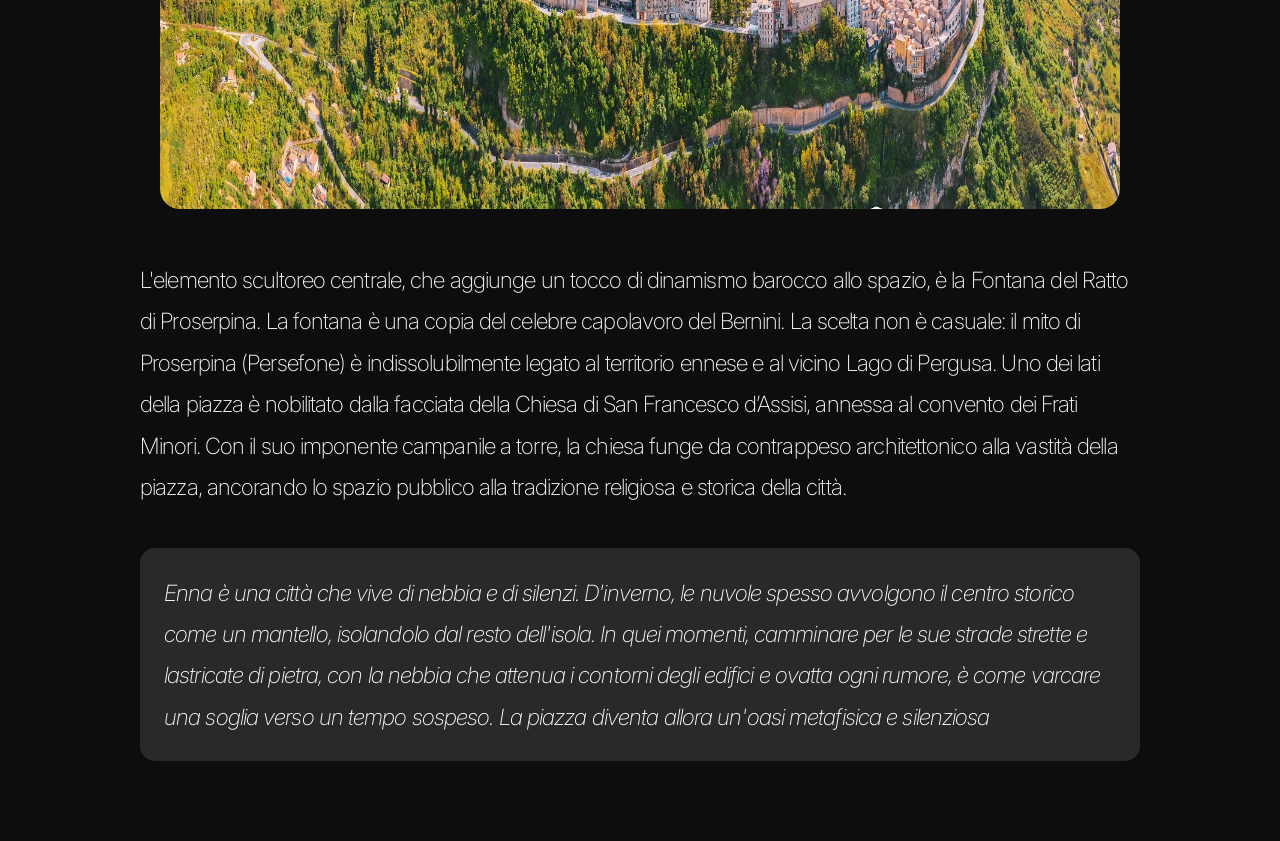
<file: enna.html>
<!DOCTYPE html>
<html lang="it">
<head>
    <meta charset="UTF-8">
    <meta name="viewport" content="width=device-width, initial-scale=1.0">
    <title>Enna - Le piazze delle Province siciliane</title>
    <link rel="preconnect" href="https://fonts.googleapis.com">
    <link rel="preconnect" href="https://fonts.gstatic.com" crossorigin>
    <link href="https://fonts.googleapis.com/css2?family=Inter:ital,wght@0,200;0,300;0,400;1,200&family=Inter+Tight:wght@300;700;800&display=swap" rel="stylesheet">
    <link rel="stylesheet" href="style.css">
</head>
<body>

    <nav>
        <div class="logo">Le piazze delle Province siciliane</div>
        <ul>
            <li><a href="index.html">Home</a></li>
            <li><a href="piazze.html">Piazze</a></li>
            <li><a href="contatti.html">Contatti</a></li>
        </ul>
    </nav>

    <header class="hero">
        <div class="hero-content">
            <img src="img/enna2.jpg" alt="Enna">
            <h1>PIAZZA VITTORIO EMANUELE</h1>
        </div>
    </header>

    <main class="container">

        <p class="city-subtitle">Enna</p>

        <section class="intro">
            <p>Se le piazze costiere vivono del rapporto con l'acqua, Piazza Vittorio Emanuele a Enna vive del suo rapporto con il cielo e l'infinito. Essendo Enna il capoluogo più alto d'Italia, la sua piazza principale non è solo un centro urbano, ma una vera e propria terrazza sospesa sulle nuvole.
             L'architettura della piazza è caratterizzata dalla sua apertura. Nonostante sia circondata da edifici storici, la sensazione prevalente è quella di una grande balconata. Da qui lo sguardo corre lungo le valli del centro Sicilia, arrivando a scorgere, nelle giornate limpide, la sagoma imponente dell'Etna verso est e le colline del Nisseno verso sud. È uno dei pochi luoghi dove si percepisce fisicamente di essere nel "cuore" geografico dell'isola.
            </p>
        </section>

        <section class="full-width">
            <img src="img/enna3.jpg" alt="Enna panorama">
        </section>

        <section class="intro">
            <p>L'elemento scultoreo centrale, che aggiunge un tocco di dinamismo barocco allo spazio, è la Fontana del Ratto di Proserpina.

La fontana è una copia del celebre capolavoro del Bernini. La scelta non è casuale: il mito di Proserpina (Persefone) è indissolubilmente legato al territorio ennese e al vicino Lago di Pergusa. Uno dei lati della piazza è nobilitato dalla facciata della Chiesa di San Francesco d’Assisi, annessa al convento dei Frati Minori. Con il suo imponente campanile a torre, la chiesa funge da contrappeso architettonico alla vastità della piazza, ancorando lo spazio pubblico alla tradizione religiosa e storica della città.</p>
        </section>

        <section class="two-col">
            <div class="col-text small info-card" style="align-self: flex-start;">
                <p style="font-style: italic; font-weight: 200;">Enna è una città che vive di nebbia e di silenzi. D'inverno, le nuvole spesso avvolgono il centro storico come un mantello, isolandolo dal resto dell'isola. In quei momenti, camminare per le sue strade strette e lastricate di pietra, con la nebbia che attenua i contorni degli edifici e ovatta ogni rumore, è come varcare una soglia verso un tempo sospeso. La piazza diventa allora un'oasi metafisica e silenziosa</p>
            </div>
        </section>

    </main>

</body>
</html>
</file>
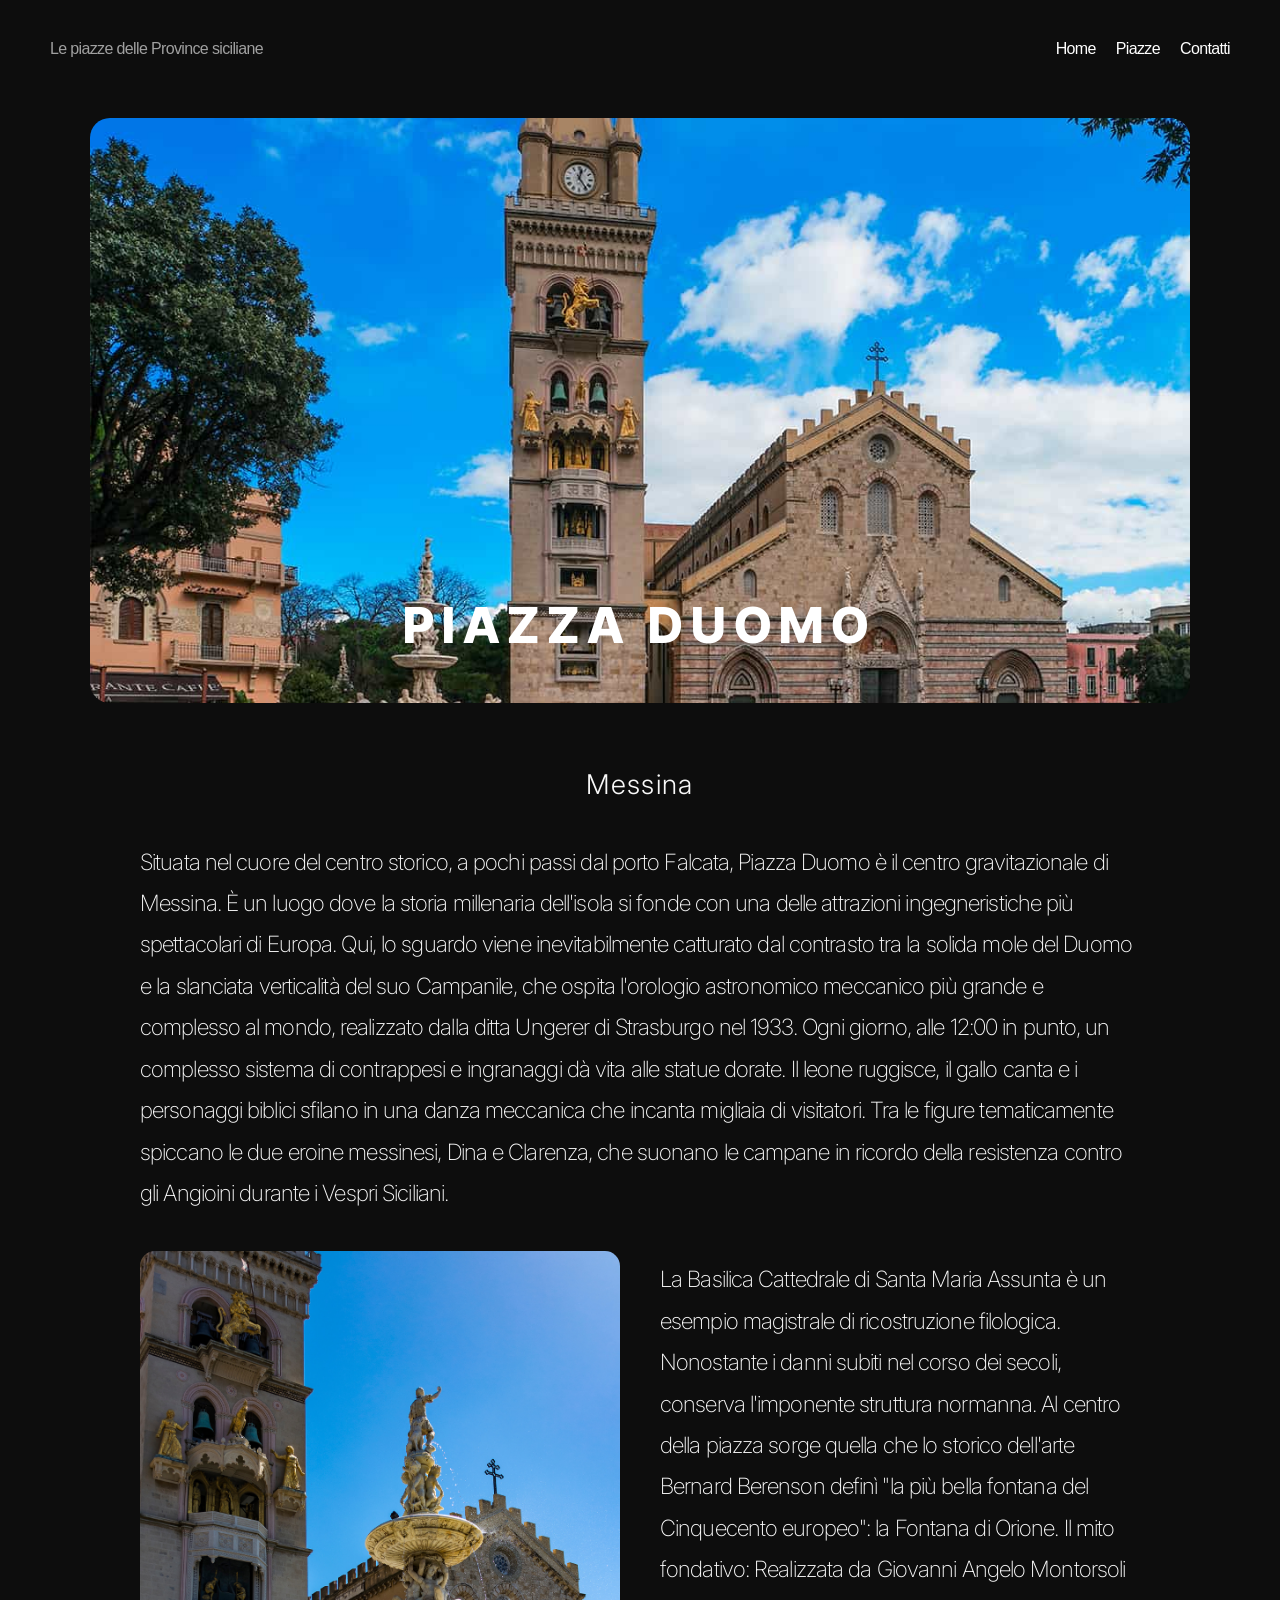
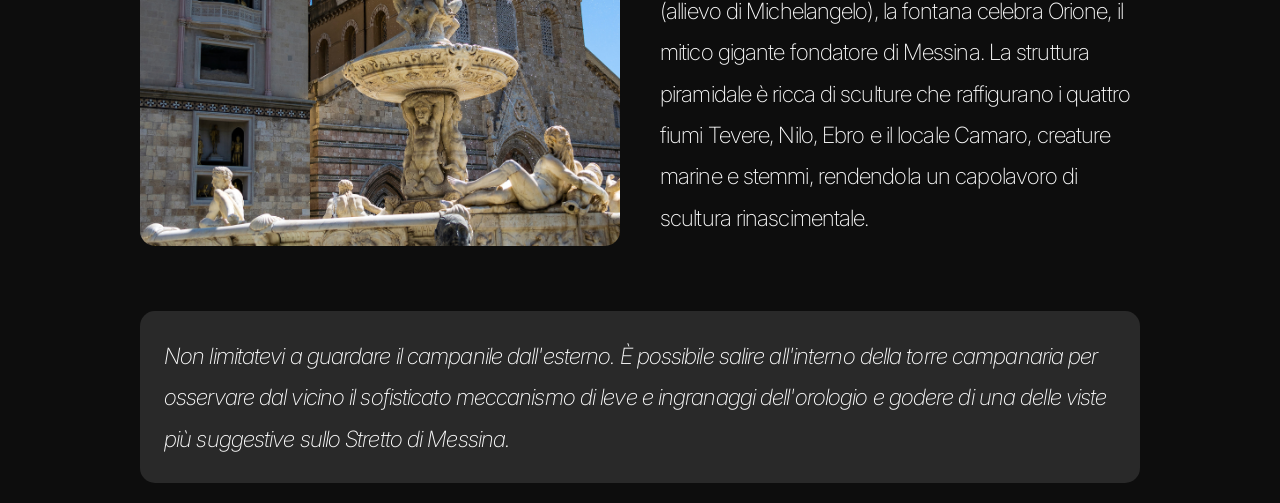
<file: messina.html>
<!DOCTYPE html>
<html lang="it">
<head>
    <meta charset="UTF-8">
    <meta name="viewport" content="width=device-width, initial-scale=1.0">
    <title>Messina - Le piazze delle Province siciliane</title>
    <link rel="preconnect" href="https://fonts.googleapis.com">
    <link rel="preconnect" href="https://fonts.gstatic.com" crossorigin>
    <link href="https://fonts.googleapis.com/css2?family=Inter:wght@200;300;400&family=Inter+Tight:wght@300;700;800&display=swap" rel="stylesheet">
    <link rel="stylesheet" href="style.css">
</head>
<body>

    <nav>
        <div class="logo">Le piazze delle Province siciliane</div>
        <ul>
            <li><a href="index.html">Home</a></li>
            <li><a href="piazze.html">Piazze</a></li>
            <li><a href="contatti.html">Contatti</a></li>
        </ul>
    </nav>

    <header class="hero">
        <div class="hero-content">
            <img src="img/messina1.jpg" alt="Piazza del Duomo Messina">
            <h1>PIAZZA DUOMO</h1>
        </div>
    </header>

    <main class="container">

        <p class="city-subtitle">Messina</p>

        <section class="intro">
            <p>Situata nel cuore del centro storico, a pochi passi dal porto Falcata, Piazza Duomo è il centro
            gravitazionale di Messina. È un luogo dove la storia millenaria dell'isola si fonde con una delle
            attrazioni ingegneristiche più spettacolari di Europa. Qui, lo sguardo viene inevitabilmente catturato
            dal contrasto tra la solida mole del Duomo e la slanciata verticalità del suo Campanile, che ospita
            l'orologio astronomico meccanico più grande e complesso al mondo, realizzato dalla ditta Ungerer di
            Strasburgo nel 1933.
            Ogni giorno, alle 12:00 in punto, un complesso sistema di contrappesi e ingranaggi dà vita alle statue
            dorate. Il leone ruggisce, il gallo canta e i personaggi biblici sfilano in una danza meccanica che
            incanta migliaia di visitatori.
            Tra le figure tematicamente spiccano le due eroine messinesi, Dina e Clarenza, che suonano le campane
            in ricordo della resistenza contro gli Angioini durante i Vespri Siciliani.</p>
        </section>

        <section class="grid-row">
            <div class="image-box">
                <img src="img/messina2.webp" alt="Fontana di Orione Messina">
            </div>
            <div class="text-box">
                <p>La Basilica Cattedrale di Santa Maria Assunta è un esempio magistrale di ricostruzione filologica.
                Nonostante i danni subiti nel corso dei secoli, conserva l'imponente struttura normanna.
                Al centro della piazza sorge quella che lo storico dell'arte Bernard Berenson definì "la più bella
                fontana del Cinquecento europeo": la Fontana di Orione.
                Il mito fondativo: Realizzata da Giovanni Angelo Montorsoli (allievo di Michelangelo), la fontana celebra
                Orione, il mitico gigante fondatore di Messina.
                La struttura piramidale è ricca di sculture che raffigurano i quattro fiumi Tevere, Nilo, Ebro e il locale
                Camaro, creature marine e stemmi, rendendola un capolavoro di scultura rinascimentale.</p>
            </div>
        </section>

        <section class="intro" style="margin-top: 20px;">
            <div class="col-text small info-card">
                <p style="font-style: italic; font-weight: 200;">Non limitatevi a guardare il campanile dall'esterno. È possibile salire all'interno della torre
                campanaria per osservare dal vicino il sofisticato meccanismo di leve e ingranaggi dell'orologio e
                godere di una delle viste più suggestive sullo Stretto di Messina.</p>
            </div>
        </section>

    </main>

</body>
</html>
</file>
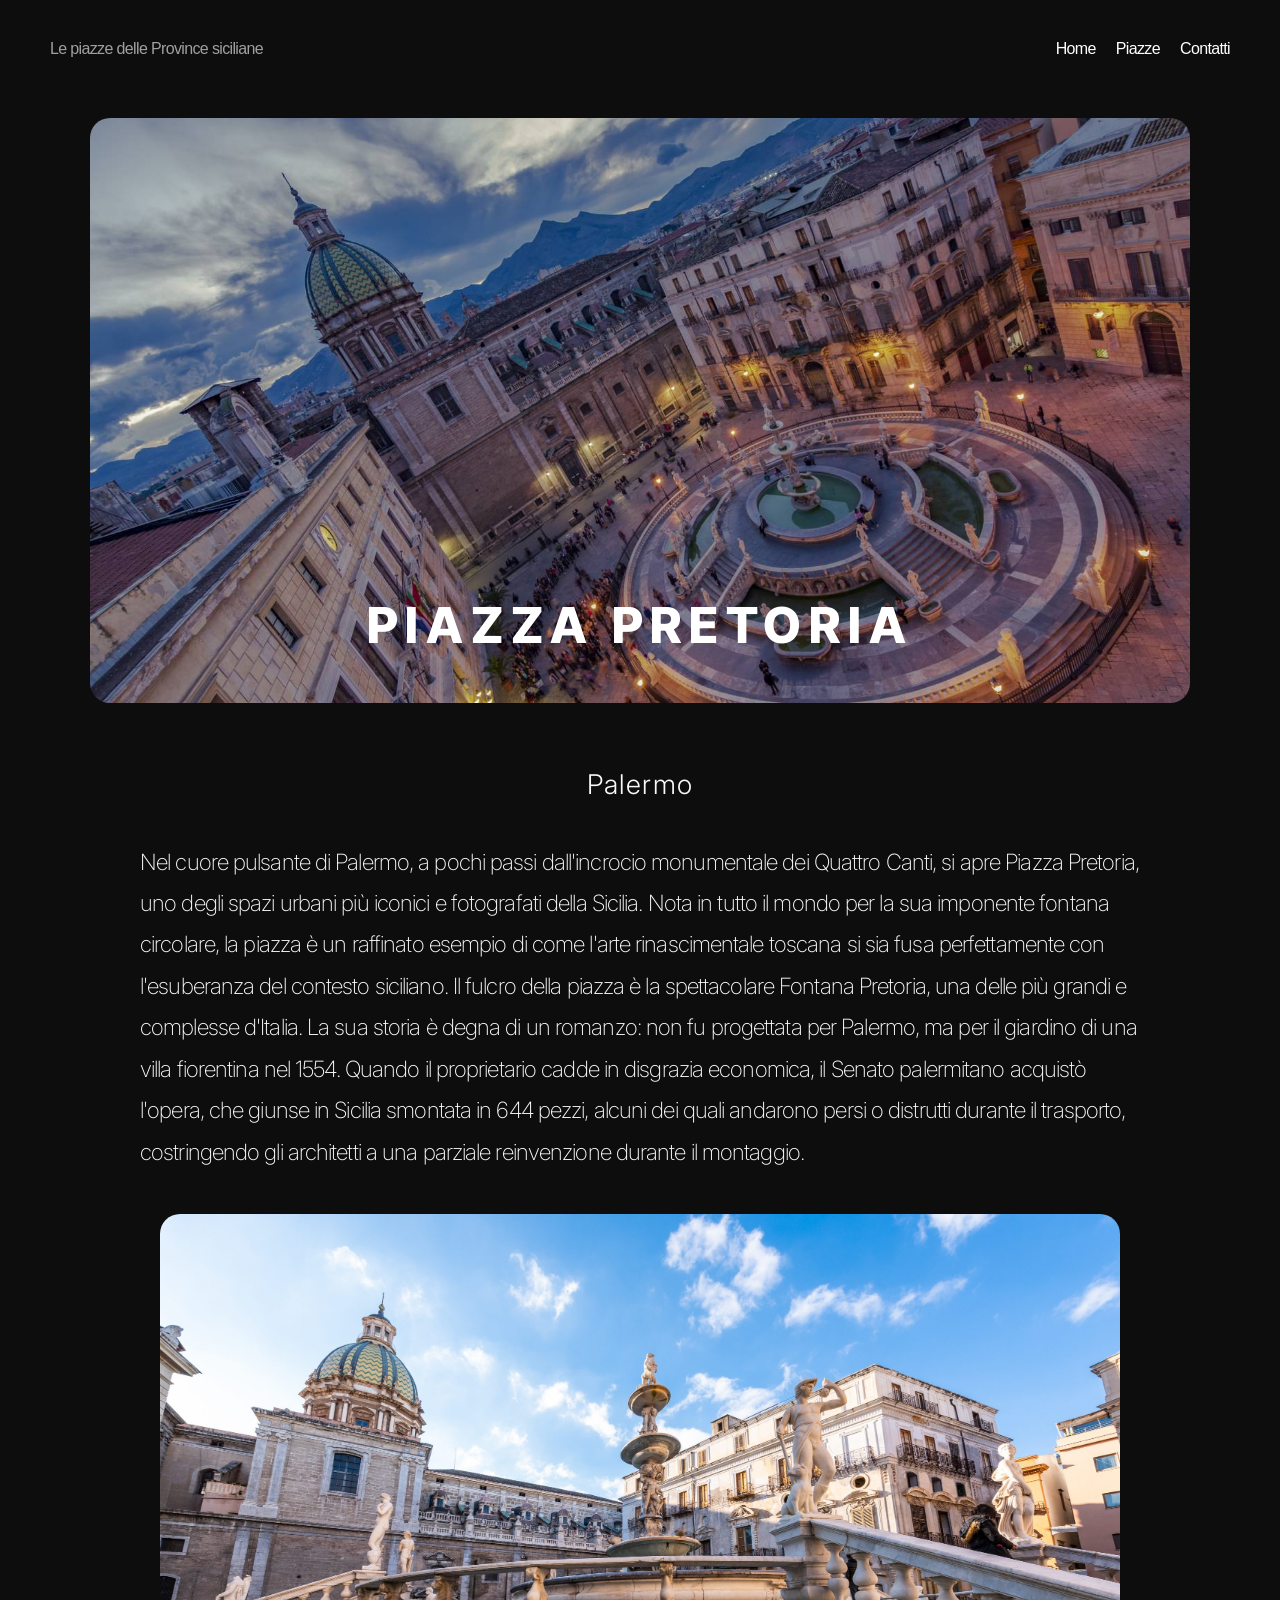
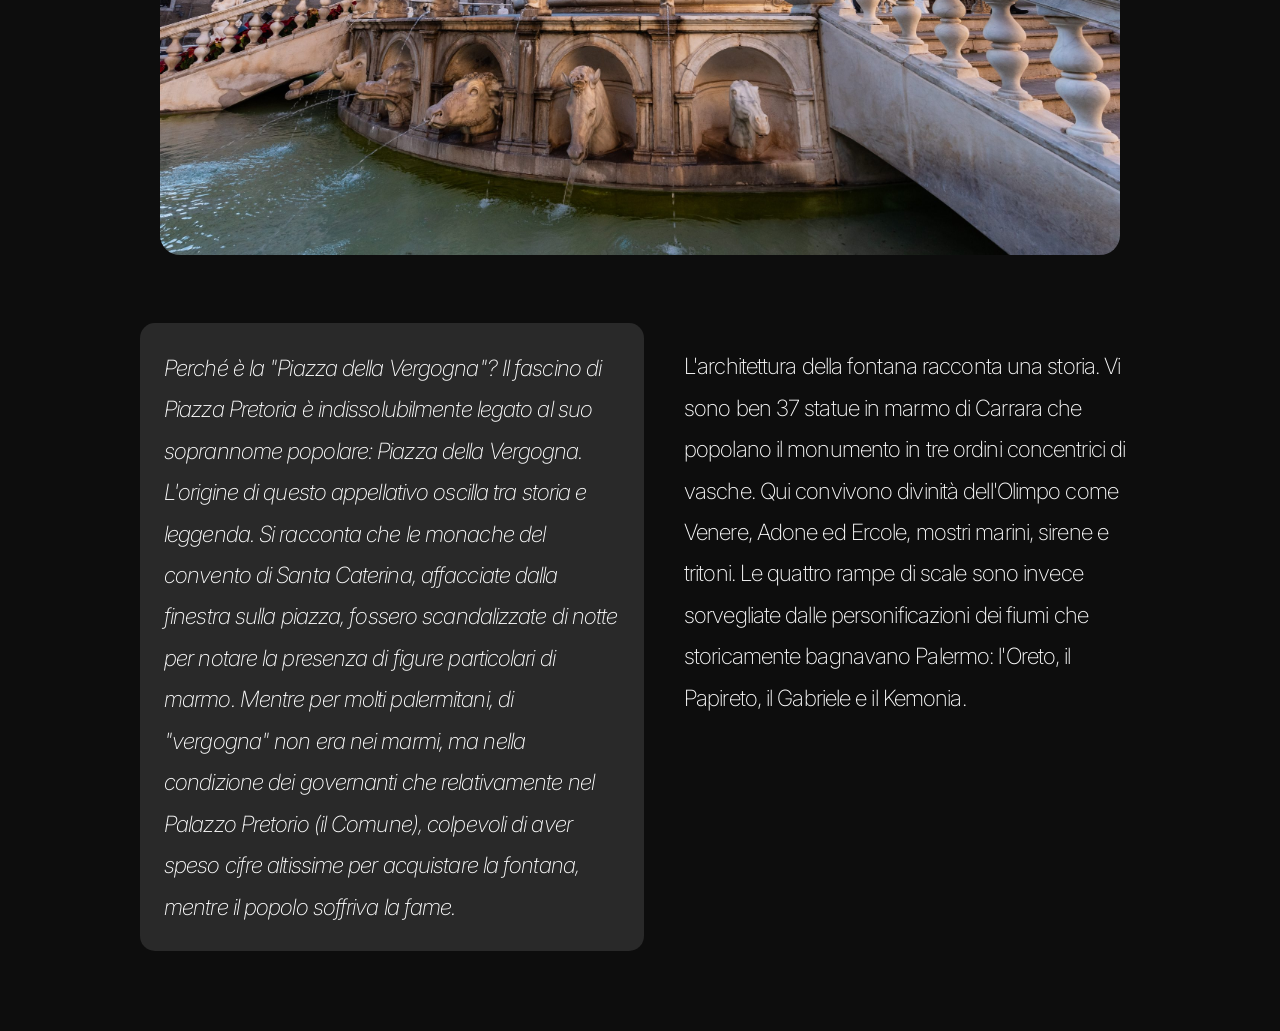
<file: palermo.html>
<!DOCTYPE html>
<html lang="it">
<head>
    <meta charset="UTF-8">
    <meta name="viewport" content="width=device-width, initial-scale=1.0">
    <title>Palermo - Le piazze delle Province siciliane</title>
    <link rel="preconnect" href="https://fonts.googleapis.com">
    <link rel="preconnect" href="https://fonts.gstatic.com" crossorigin>
    <link href="https://fonts.googleapis.com/css2?family=Inter:wght@200;300;400&family=Inter+Tight:wght@300;700;800&display=swap" rel="stylesheet">
    <link rel="stylesheet" href="style.css">
</head>
<body>

    <nav>
        <div class="logo">Le piazze delle Province siciliane</div>
        <ul>
            <li><a href="index.html">Home</a></li>
            <li><a href="piazze.html">Piazze</a></li>
            <li><a href="contatti.html">Contatti</a></li>
        </ul>
    </nav>

    <header class="hero">
        <div class="hero-content">
            <img src="img/piazzapretoria.jpg" alt="Piazza Pretoria">
            <h1>PIAZZA PRETORIA</h1>
        </div>
    </header>

    <main class="container">

        <p class="city-subtitle">Palermo</p>

        <section class="intro">
            <p>Nel cuore pulsante di Palermo, a pochi passi dall'incrocio monumentale dei Quattro Canti, si apre Piazza
            Pretoria, uno degli spazi urbani più iconici e fotografati della Sicilia. Nota in tutto il mondo per la sua
            imponente fontana circolare, la piazza è un raffinato esempio di come l'arte rinascimentale toscana si sia
            fusa perfettamente con l'esuberanza del contesto siciliano.
            Il fulcro della piazza è la spettacolare Fontana Pretoria, una delle più grandi e complesse d'Italia. La sua
            storia è degna di un romanzo: non fu progettata per Palermo, ma per il giardino di una villa fiorentina nel
            1554. Quando il proprietario cadde in disgrazia economica, il Senato palermitano acquistò l'opera, che
            giunse in Sicilia smontata in 644 pezzi, alcuni dei quali andarono persi o distrutti durante il trasporto,
            costringendo gli architetti a una parziale reinvenzione durante il montaggio.</p>
        </section>

        <section class="full-width">
            <img src="img/palermo2.jpg" alt="Piazza Pretoria notturna">
        </section>

        <section class="two-col">
            <div class="col-text small info-card">
                <p style="font-style: italic; font-weight: 200;">Perché è la "Piazza della Vergogna"?
                Il fascino di Piazza Pretoria è indissolubilmente legato al suo soprannome popolare: Piazza della
                Vergogna. L'origine di questo appellativo oscilla tra storia e leggenda. Si racconta che le monache
                del convento di Santa Caterina, affacciate dalla finestra sulla piazza, fossero scandalizzate di notte
                per notare la presenza di figure particolari di marmo.
                Mentre per molti palermitani, di "vergogna" non era nei marmi, ma nella condizione dei governanti
                che relativamente nel Palazzo Pretorio (il Comune), colpevoli di aver speso cifre altissime per
                acquistare la fontana, mentre il popolo soffriva la fame.</p>
            </div>
            <div class="col-text">
                <p>L'architettura della fontana racconta una storia.
                Vi sono ben 37 statue in marmo di Carrara che popolano il monumento in tre ordini concentrici di
                vasche. Qui convivono divinità dell'Olimpo come Venere, Adone ed Ercole, mostri marini, sirene e
                tritoni. Le quattro rampe di scale sono invece sorvegliate dalle personificazioni dei fiumi che
                storicamente bagnavano Palermo: l'Oreto, il Papireto, il Gabriele e il Kemonia.</p>
            </div>
        </section>

    </main>

</body>
</html>
</file>
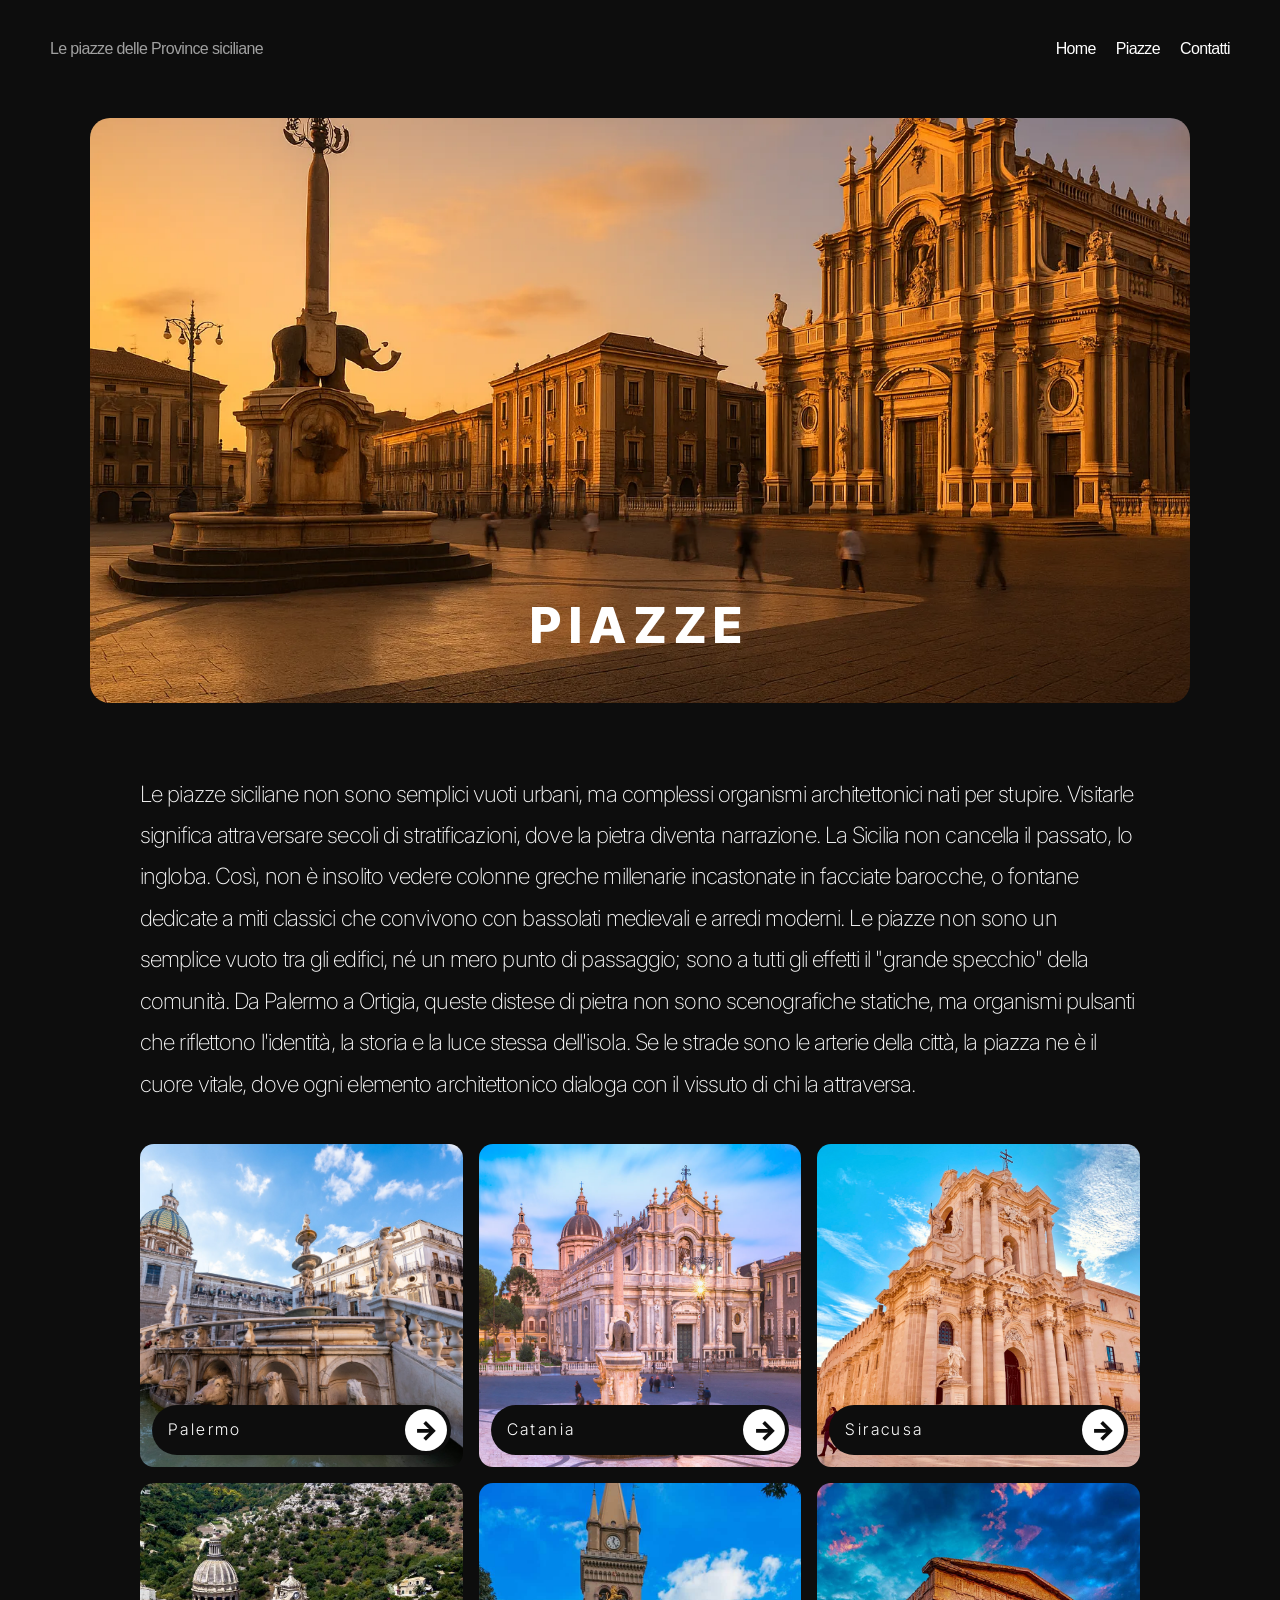
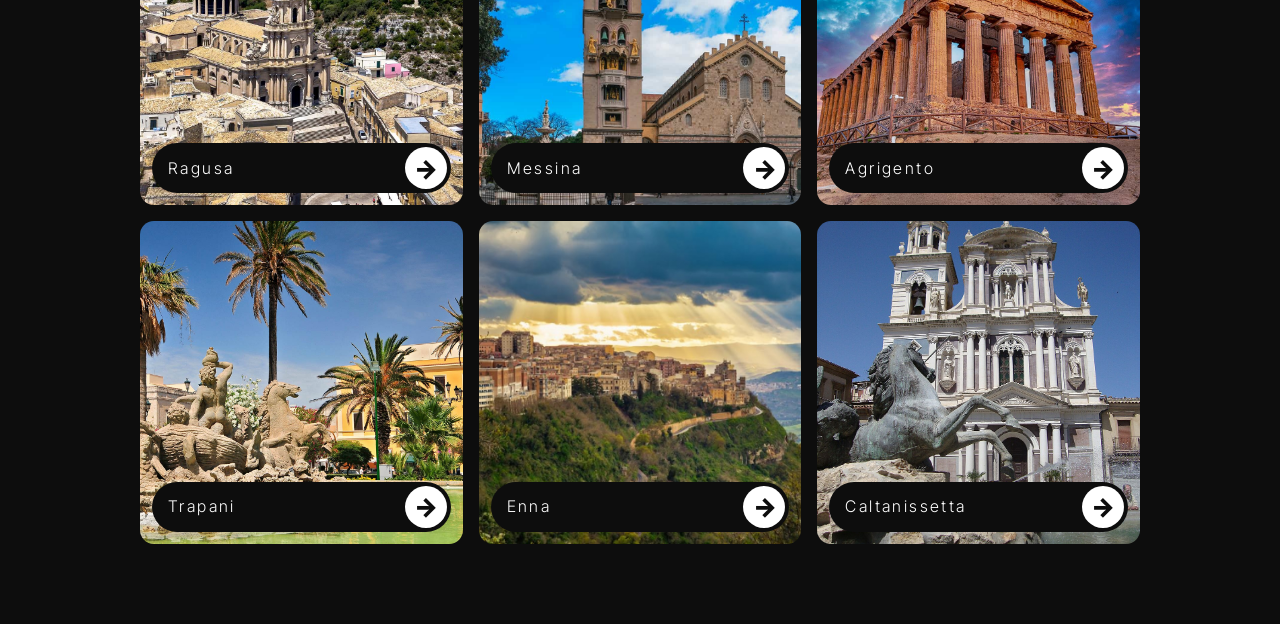
<file: piazze.html>
<!DOCTYPE html>
<html lang="it">
<head>
    <meta charset="UTF-8">
    <meta name="viewport" content="width=device-width, initial-scale=1.0">
    <title>Piazze - Le piazze delle Province siciliane</title>
    <link rel="preconnect" href="https://fonts.googleapis.com">
    <link rel="preconnect" href="https://fonts.gstatic.com" crossorigin>
    <link href="https://fonts.googleapis.com/css2?family=Inter:wght@200;300;400&family=Inter+Tight:wght@300;700;800&display=swap" rel="stylesheet">
    <link rel="stylesheet" href="style.css">
</head>
<body>

    <nav>
        <div class="logo">Le piazze delle Province siciliane</div>
        <ul>
            <li><a href="index.html">Home</a></li>
            <li><a href="piazze.html">Piazze</a></li>
            <li><a href="contatti.html">Contatti</a></li>
        </ul>
    </nav>

    <header class="hero">
        <div class="hero-content">
            <img src="img/catania3.jpg" alt="Piazze siciliane">
            <h1>PIAZZE</h1>
        </div>
    </header>

    <main class="container">

        <section class="intro">
            <p>Le piazze siciliane non sono semplici vuoti urbani, ma complessi organismi architettonici nati per stupire.
            Visitarle significa attraversare secoli di stratificazioni, dove la pietra diventa narrazione. La Sicilia non
            cancella il passato, lo ingloba. Così, non è insolito vedere colonne greche millenarie incastonate in facciate
            barocche, o fontane dedicate a miti classici che convivono con bassolati medievali e arredi moderni. Le piazze
            non sono un semplice vuoto tra gli edifici, né un mero punto di passaggio; sono a tutti gli effetti il "grande
            specchio" della comunità. Da Palermo a Ortigia, queste distese di pietra non sono scenografiche statiche, ma
            organismi pulsanti che riflettono l'identità, la storia e la luce stessa dell'isola. Se le strade sono le arterie
            della città, la piazza ne è il cuore vitale, dove ogni elemento architettonico dialoga con il vissuto di chi
            la attraversa.</p>
        </section>

        <section class="piazze-grid">
            <a href="palermo.html" class="city-card">
                <img src="img/palermo2.jpg" alt="Palermo">
                <div class="city-card-overlay">
                    <span class="city-name">Palermo</span>
                    <span class="city-arrow">&#8594;</span>
                </div>
            </a>
            <a href="catania.html" class="city-card">
                <img src="img/catania2.jpg" alt="Catania">
                <div class="city-card-overlay">
                    <span class="city-name">Catania</span>
                    <span class="city-arrow">&#8594;</span>
                </div>
            </a>
            <a href="siracusa.html" class="city-card">
                <img src="img/ortigia2.jpg" alt="Siracusa">
                <div class="city-card-overlay">
                    <span class="city-name">Siracusa</span>
                    <span class="city-arrow">&#8594;</span>
                </div>
            </a>
            <a href="ragusa.html" class="city-card">
                <img src="img/ibla1.jpg" alt="Ragusa">
                <div class="city-card-overlay">
                    <span class="city-name">Ragusa</span>
                    <span class="city-arrow">&#8594;</span>
                </div>
            </a>
            <a href="messina.html" class="city-card">
                <img src="img/messina1.jpg" alt="Messina">
                <div class="city-card-overlay">
                    <span class="city-name">Messina</span>
                    <span class="city-arrow">&#8594;</span>
                </div>
            </a>
            <a href="agrigento.html" class="city-card">
                <img src="img/valledeitempli.jpg" alt="Agrigento">
                <div class="city-card-overlay">
                    <span class="city-name">Agrigento</span>
                    <span class="city-arrow">&#8594;</span>
                </div>
            </a>
            <a href="trapani.html" class="city-card">
                <img src="img/trapani.jpg" alt="Trapani">
                <div class="city-card-overlay">
                    <span class="city-name">Trapani</span>
                    <span class="city-arrow">&#8594;</span>
                </div>
            </a>
            <a href="enna.html" class="city-card">
                <img src="img/enna4.jpg" alt="Enna">
                <div class="city-card-overlay">
                    <span class="city-name">Enna</span>
                    <span class="city-arrow">&#8594;</span>
                </div>
            </a>
            <a href="caltanissetta.html" class="city-card">
                <img src="img/caltanissetta.JPG" alt="Caltanissetta">
                <div class="city-card-overlay">
                    <span class="city-name">Caltanissetta</span>
                    <span class="city-arrow">&#8594;</span>
                </div>
            </a>
        </section>

    </main>

</body>
</html>
</file>
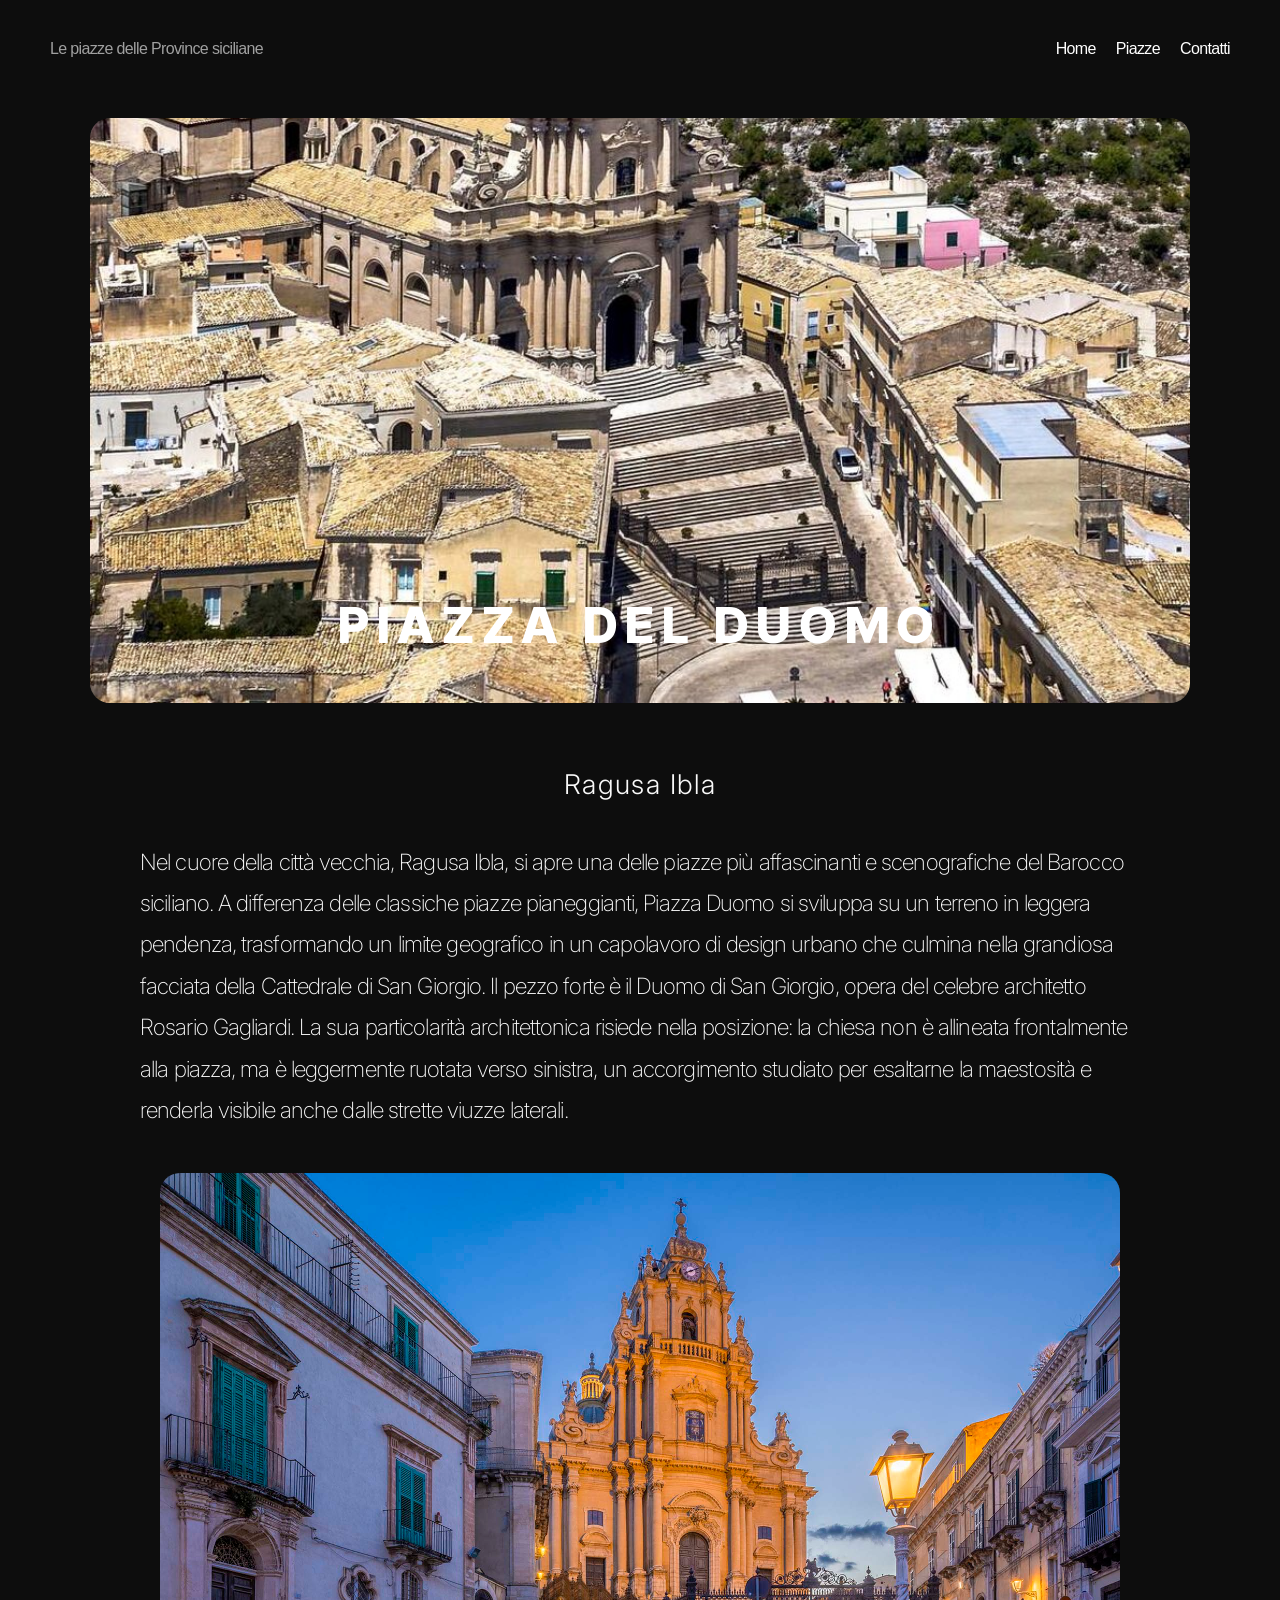
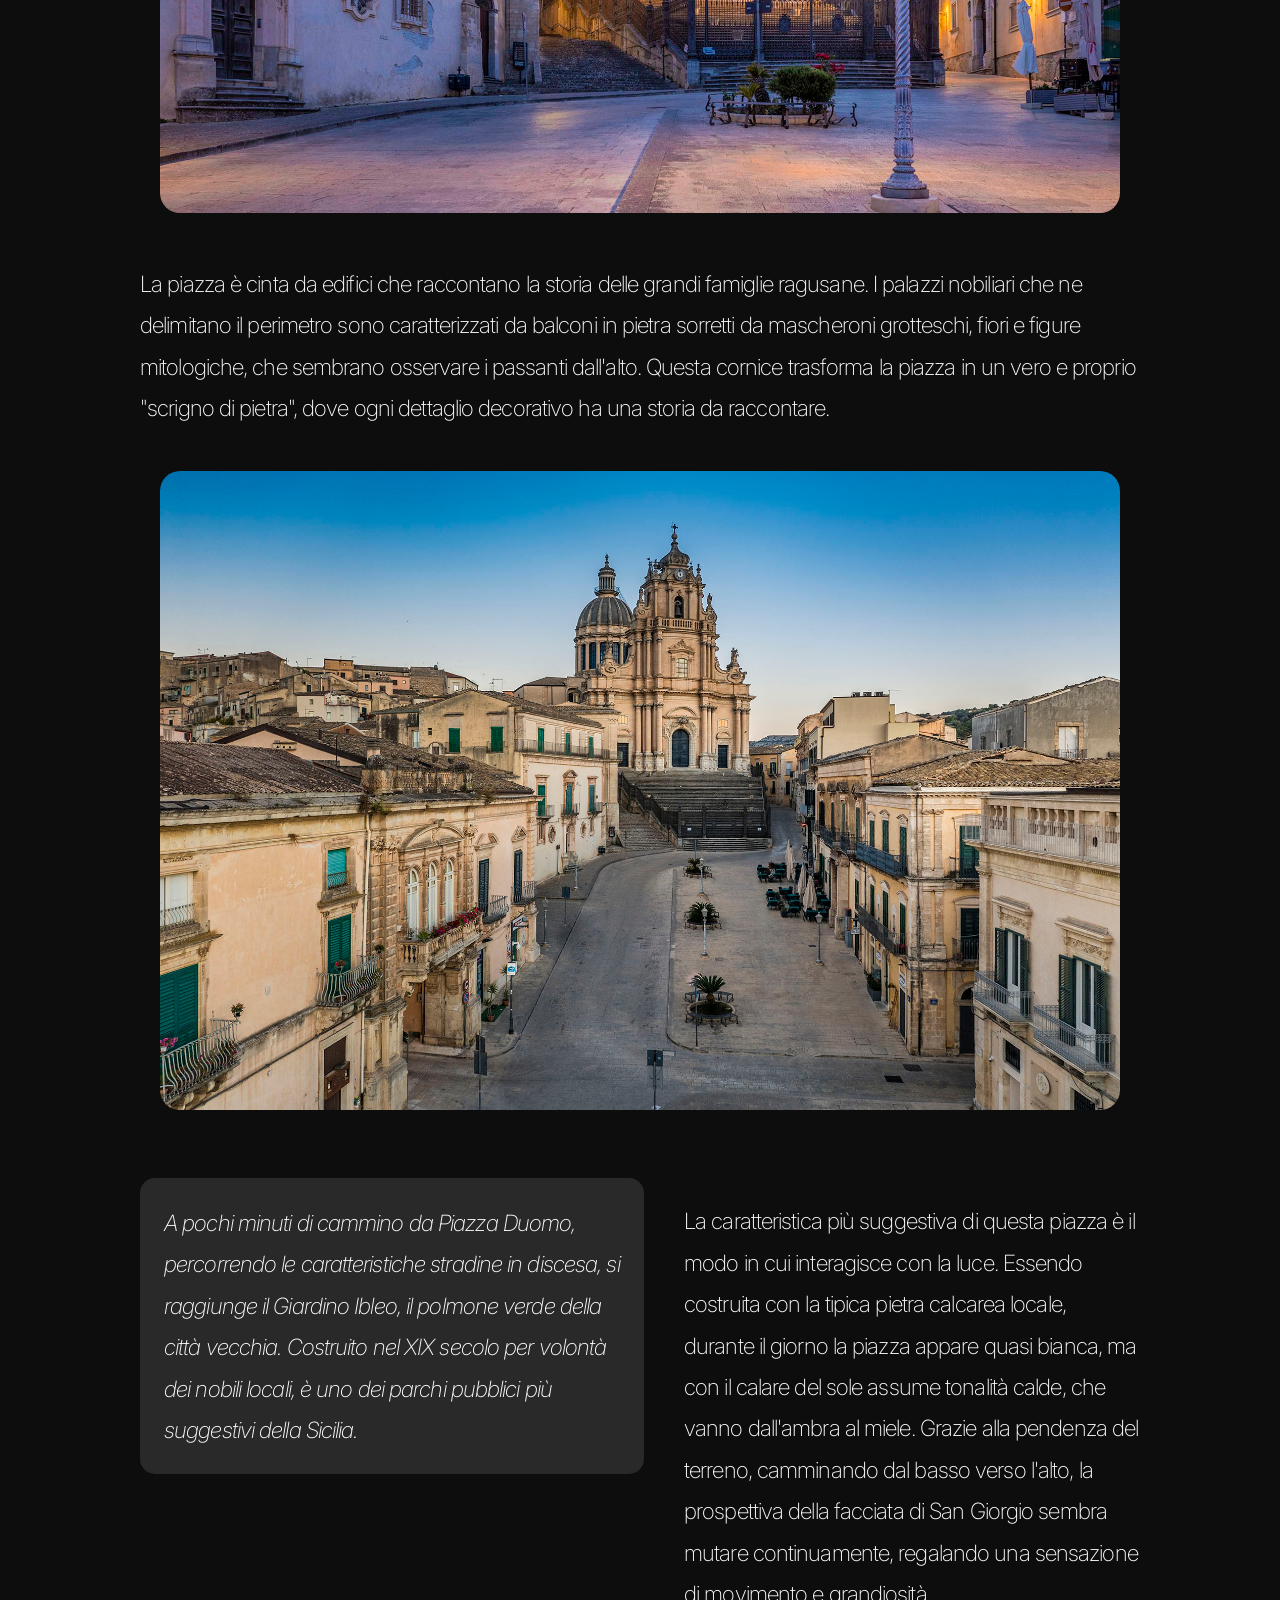
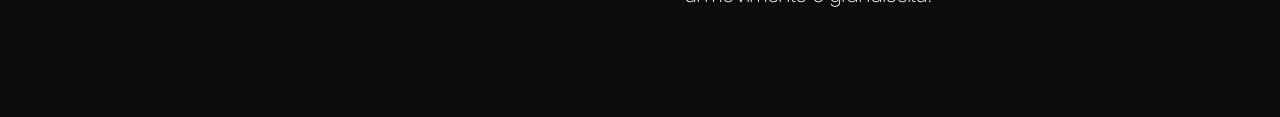
<file: ragusa.html>
<!DOCTYPE html>
<html lang="it">
<head>
    <meta charset="UTF-8">
    <meta name="viewport" content="width=device-width, initial-scale=1.0">
    <title>Ragusa - Le piazze delle Province siciliane</title>
    <link rel="preconnect" href="https://fonts.googleapis.com">
    <link rel="preconnect" href="https://fonts.gstatic.com" crossorigin>
    <link href="https://fonts.googleapis.com/css2?family=Inter:ital,wght@0,200;0,300;0,400;1,200&family=Inter+Tight:wght@300;700;800&display=swap" rel="stylesheet">
    <link rel="stylesheet" href="style.css">
</head>
<body>

    <nav>
        <div class="logo">Le piazze delle Province siciliane</div>
        <ul>
            <li><a href="index.html">Home</a></li>
            <li><a href="piazze.html">Piazze</a></li>
            <li><a href="contatti.html">Contatti</a></li>
        </ul>
    </nav>

    <header class="hero">
        <div class="hero-content">
            <img src="img/ibla1.jpg" alt="Ragusa Ibla" style="object-position: bottom;">
            <h1>PIAZZA DEL DUOMO</h1>
        </div>
    </header>

    <main class="container">

        <p class="city-subtitle">Ragusa Ibla</p>

        <section class="intro">
            <p>Nel cuore della città vecchia, Ragusa Ibla, si apre una delle piazze
             più affascinanti e scenografiche del Barocco siciliano. 
             A differenza delle classiche piazze pianeggianti, Piazza Duomo si 
             sviluppa su un terreno in leggera pendenza, trasformando un limite 
             geografico in un capolavoro di design urbano che culmina nella 
             grandiosa facciata della Cattedrale di San Giorgio.
             Il pezzo forte è il Duomo di San Giorgio, opera del celebre 
             architetto Rosario Gagliardi. La sua particolarità architettonica
             risiede nella posizione: la chiesa non è allineata frontalmente
             alla piazza, ma è leggermente ruotata verso sinistra, 
             un accorgimento studiato per esaltarne la maestosità e 
             renderla visibile anche dalle strette viuzze laterali.</p>
        </section>

        <section class="full-width">
            <img src="img/ibla2.jpg" alt="Ragusa Ibla panorama">
        </section>

        <section class="intro">
            <p>La piazza è cinta da edifici che raccontano la storia 
             delle grandi famiglie ragusane. I palazzi nobiliari che ne 
             delimitano il perimetro sono caratterizzati da balconi in 
             pietra sorretti da mascheroni grotteschi, fiori e figure
             mitologiche, che sembrano osservare i passanti dall'alto. 
             Questa cornice trasforma la piazza in un vero e proprio 
             "scrigno di pietra", dove ogni dettaglio decorativo ha una 
             storia da raccontare.</p>
        <section class="full-width">
            <img src="img/ibla3.jpg" alt="Ragusa Ibla dettaglio">
        </section>

        <section class="two-col">
            <div class="col-text small info-card" style="align-self: flex-start;">
                <p style="font-style: italic; font-weight: 200;">A pochi minuti di cammino da Piazza Duomo, percorrendo le caratteristiche stradine in discesa, si raggiunge il Giardino Ibleo, il polmone verde della città vecchia. Costruito nel XIX secolo per volontà dei nobili locali, è uno dei parchi pubblici più suggestivi della Sicilia.</p>
            </div>
            <div class="col-text small">
                <p>La caratteristica più suggestiva di questa piazza è il modo in cui interagisce con la luce. Essendo costruita con la tipica pietra calcarea locale, durante il giorno la piazza appare quasi bianca, ma con il calare del sole assume tonalità calde, che vanno dall'ambra al miele. Grazie alla pendenza del terreno, camminando dal basso verso l'alto, la prospettiva della facciata di San Giorgio sembra mutare continuamente, regalando una sensazione di movimento e grandiosità.</p>
            </div>
        </section>

    </main>

</body>
</html>
</file>
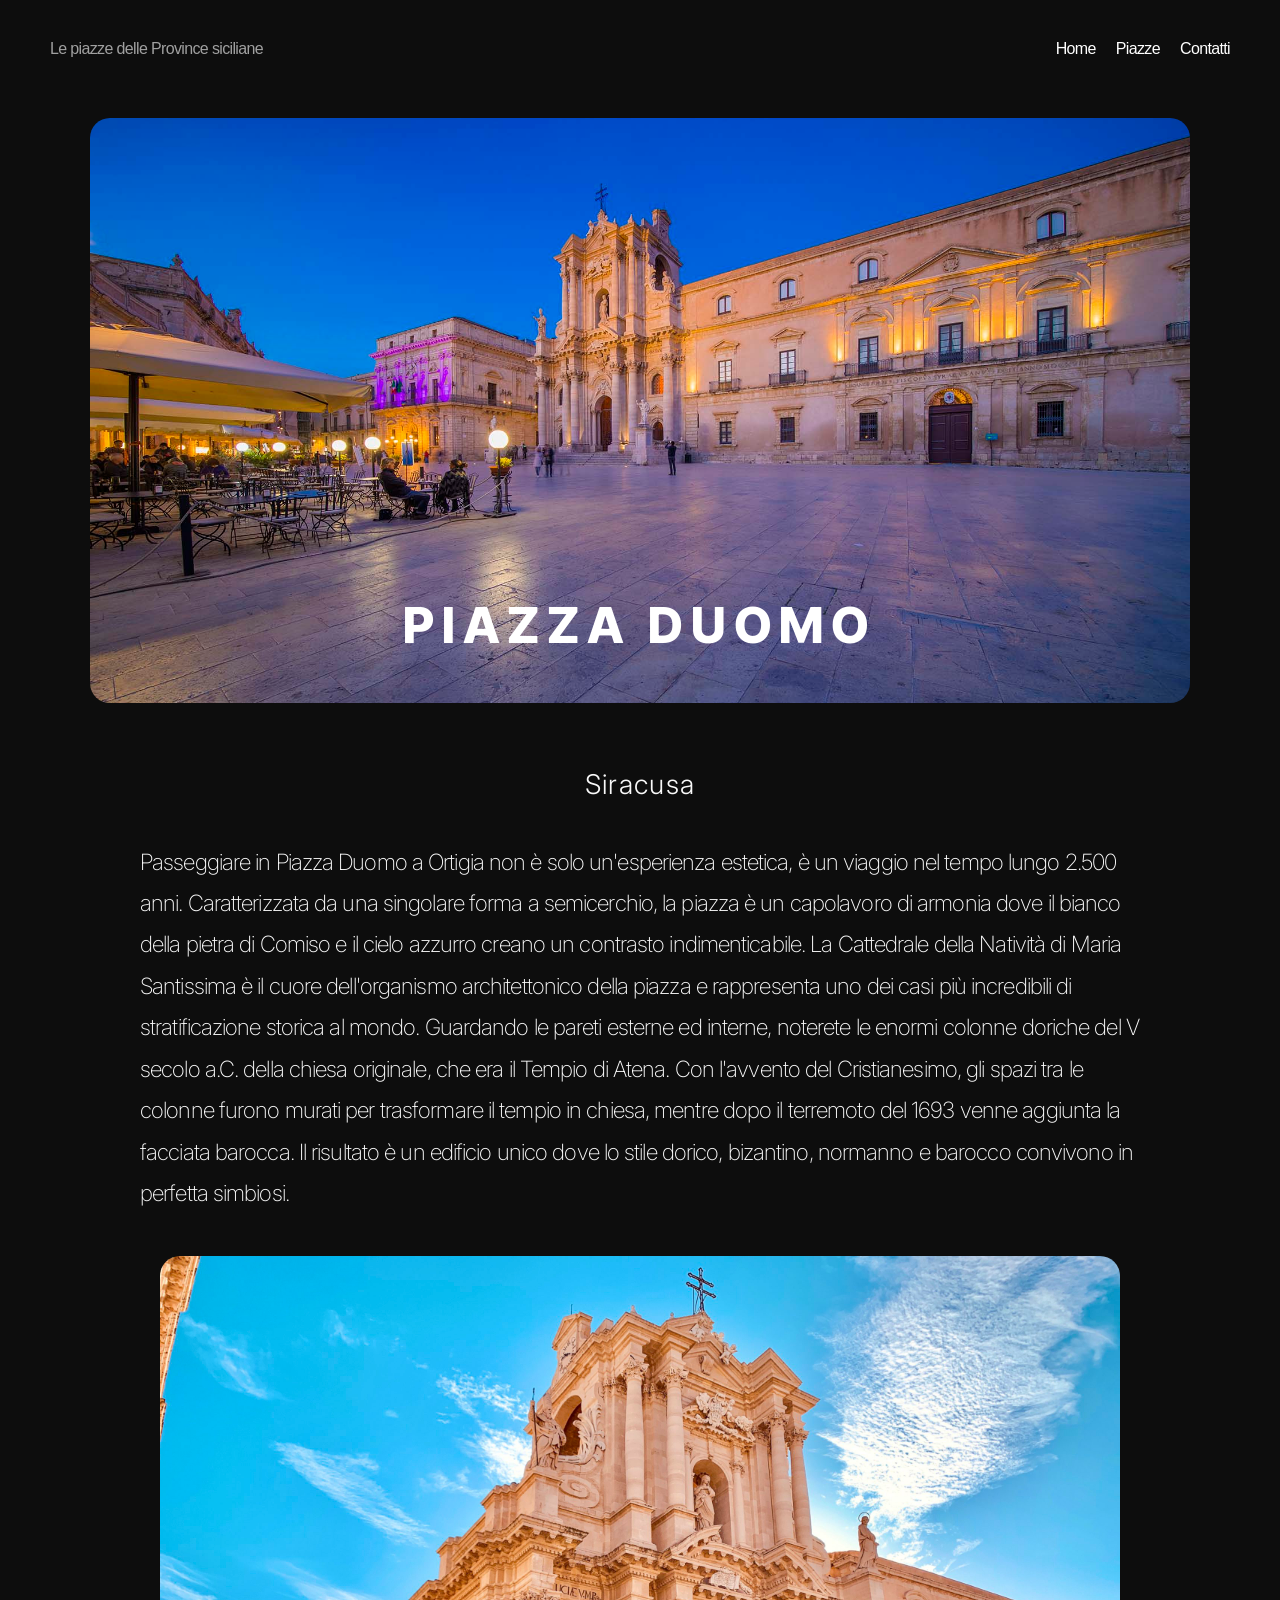
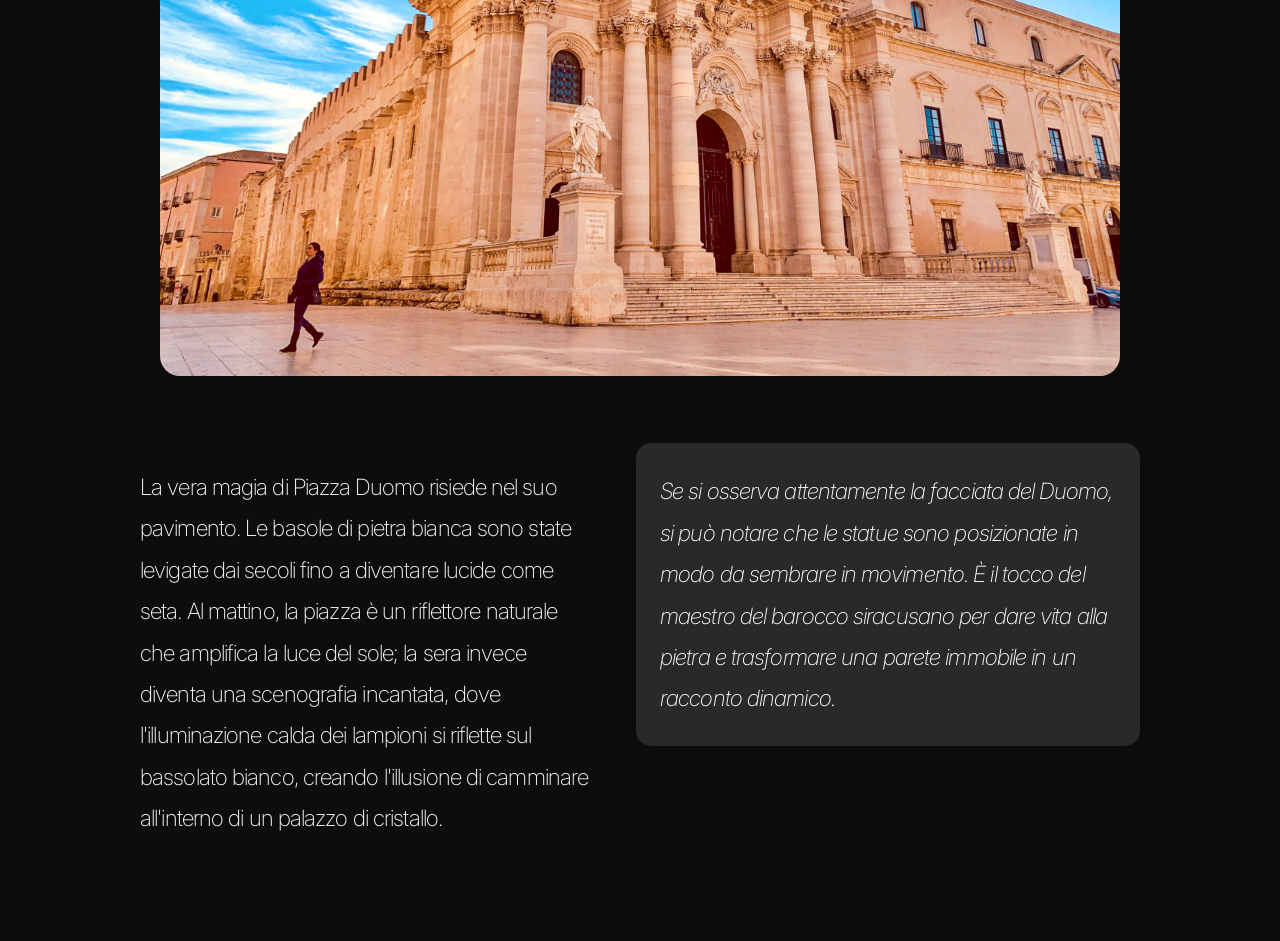
<file: siracusa.html>
<!DOCTYPE html>
<html lang="it">
<head>
    <meta charset="UTF-8">
    <meta name="viewport" content="width=device-width, initial-scale=1.0">
    <title>Siracusa - Le piazze delle Province siciliane</title>
    <link rel="preconnect" href="https://fonts.googleapis.com">
    <link rel="preconnect" href="https://fonts.gstatic.com" crossorigin>
    <link href="https://fonts.googleapis.com/css2?family=Inter:wght@200;300;400&family=Inter+Tight:wght@300;700;800&display=swap" rel="stylesheet">
    <link rel="stylesheet" href="style.css">
</head>
<body>

    <nav>
        <div class="logo">Le piazze delle Province siciliane</div>
        <ul>
            <li><a href="index.html">Home</a></li>
            <li><a href="piazze.html">Piazze</a></li>
            <li><a href="contatti.html">Contatti</a></li>
        </ul>
    </nav>

    <header class="hero">
        <div class="hero-content">
            <img src="img/ortigia1.jpg" alt="Piazza del Duomo Siracusa">
            <h1>PIAZZA DUOMO</h1>
        </div>
    </header>

    <main class="container">

        <p class="city-subtitle">Siracusa</p>

        <section class="intro">
            <p>Passeggiare in Piazza Duomo a Ortigia non è solo un'esperienza estetica, è un viaggio nel tempo lungo
            2.500 anni. Caratterizzata da una singolare forma a semicerchio, la piazza è un capolavoro di armonia dove
            il bianco della pietra di Comiso e il cielo azzurro creano un contrasto indimenticabile.
            La Cattedrale della Natività di Maria Santissima è il cuore dell'organismo architettonico della piazza e
            rappresenta uno dei casi più incredibili di stratificazione storica al mondo.
            Guardando le pareti esterne ed interne, noterete le enormi colonne doriche del V secolo a.C. della chiesa
            originale, che era il Tempio di Atena.
            Con l'avvento del Cristianesimo, gli spazi tra le colonne furono murati per trasformare il tempio in chiesa,
            mentre dopo il terremoto del 1693 venne aggiunta la facciata barocca. Il risultato è un edificio unico dove
            lo stile dorico, bizantino, normanno e barocco convivono in perfetta simbiosi.</p>
        </section>

        <section class="full-width">
            <img src="img/ortigia2.jpg" alt="Cattedrale di Siracusa">
        </section>

        <section class="two-col">
            <div class="col-text">
                <p>La vera magia di Piazza Duomo risiede nel suo pavimento. Le basole di pietra bianca sono state levigate
                dai secoli fino a diventare lucide come seta.
                Al mattino, la piazza è un riflettore naturale che amplifica la luce del sole; la sera invece diventa una
                scenografia incantata, dove l'illuminazione calda dei lampioni si riflette sul bassolato bianco, creando
                l'illusione di camminare all'interno di un palazzo di cristallo.</p>
            </div>
            <div class="col-text small info-card" style="height: 8cm; display: flex; align-items: center; box-sizing: border-box;">
                <p style="font-style: italic; font-weight: 200;">Se si osserva attentamente la facciata del Duomo, si può notare che le statue sono posizionate in modo
                da sembrare in movimento. È il tocco del maestro del barocco siracusano per dare vita alla pietra e
                trasformare una parete immobile in un racconto dinamico.</p>
            </div>
        </section>

    </main>

</body>
</html>
</file>
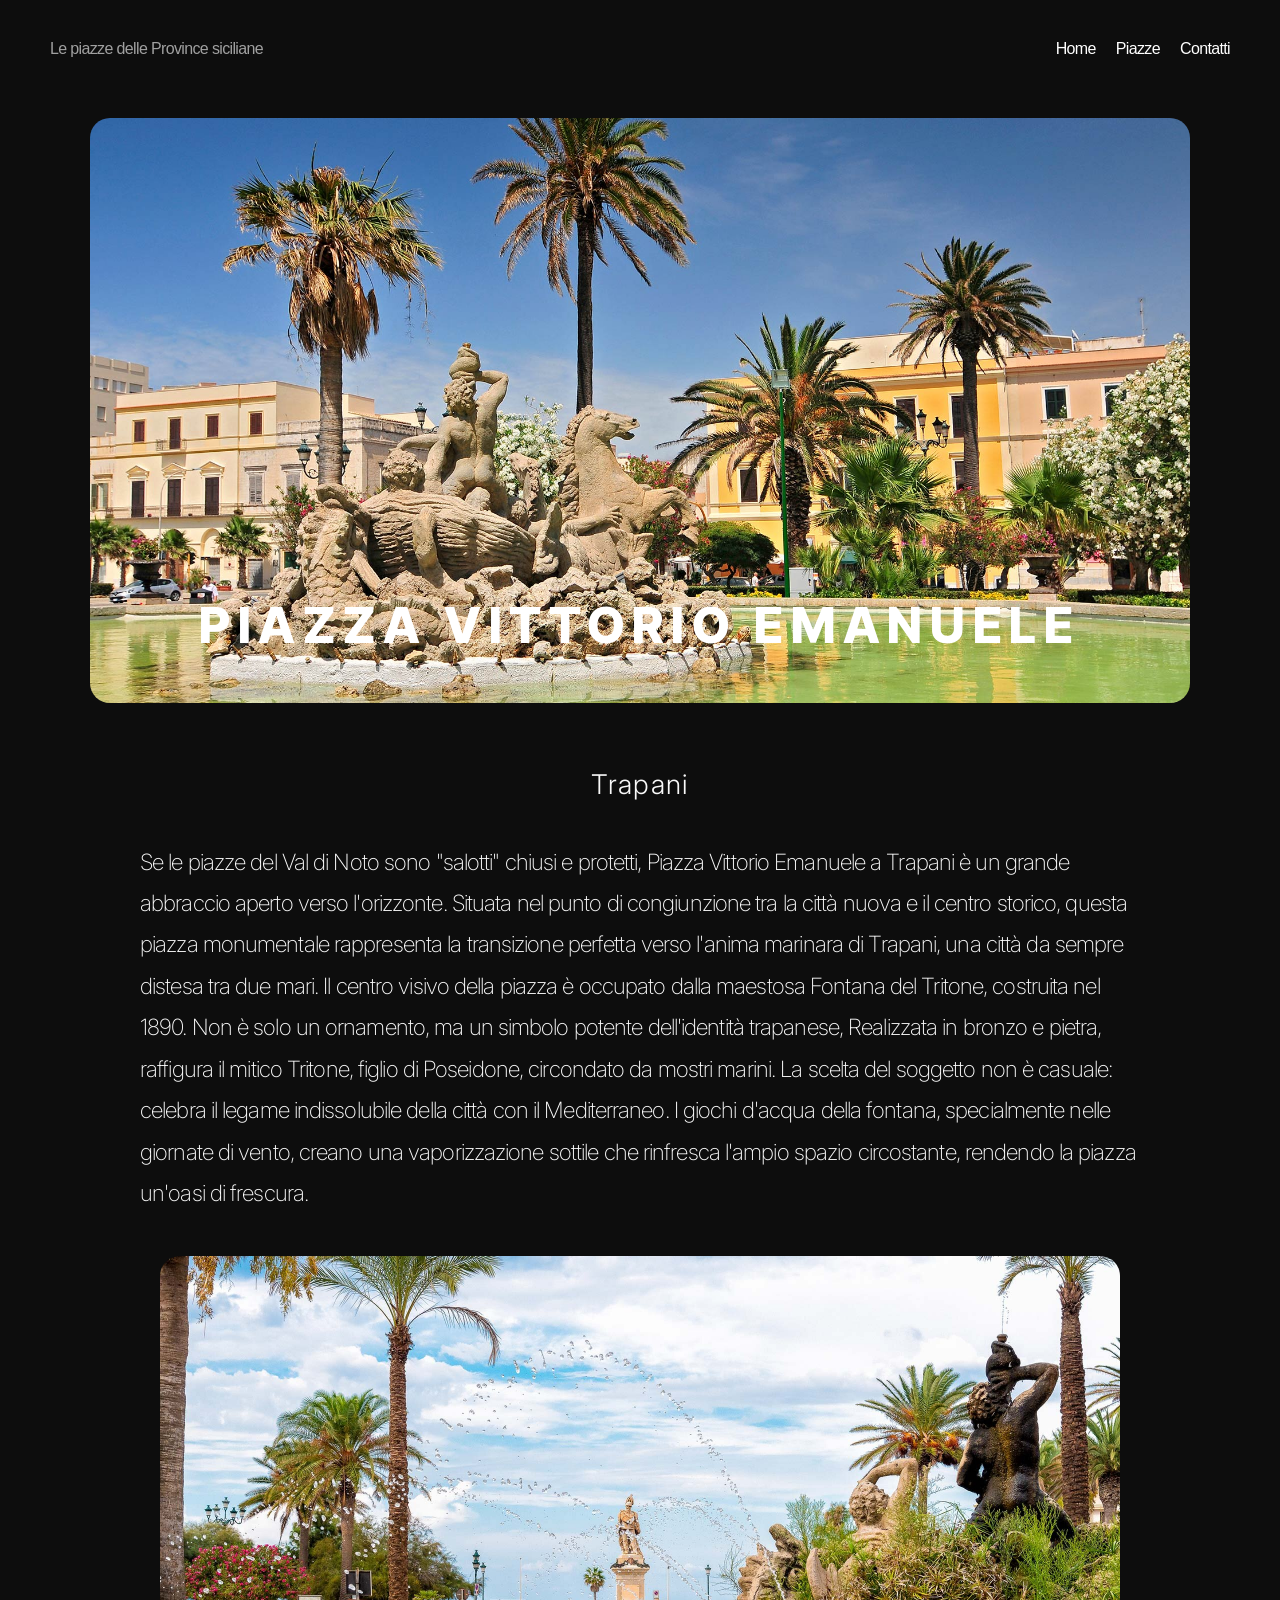
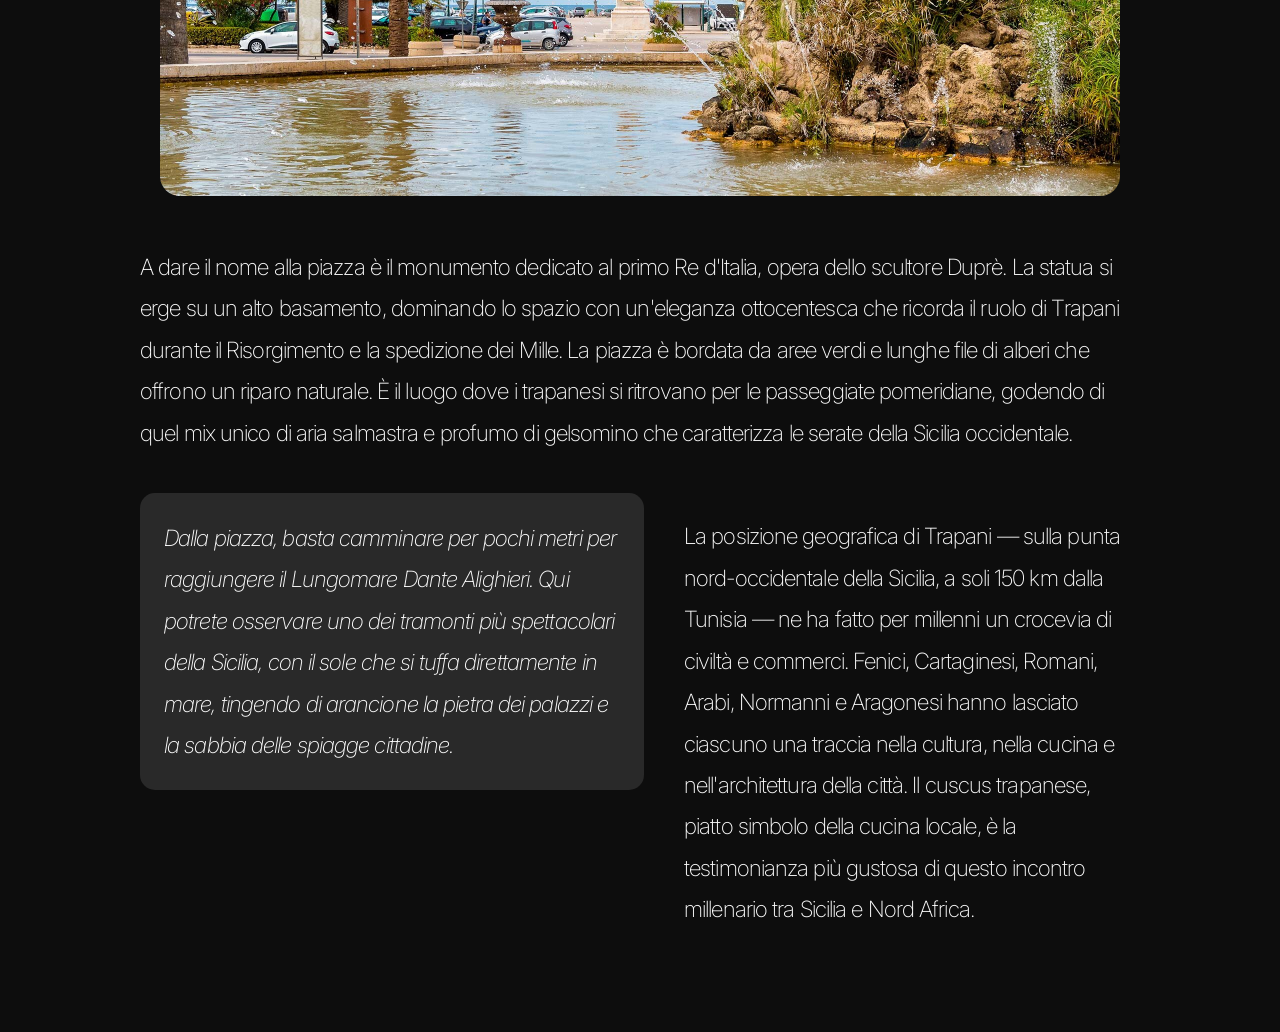
<file: trapani.html>
<!DOCTYPE html>
<html lang="it">
<head>
    <meta charset="UTF-8">
    <meta name="viewport" content="width=device-width, initial-scale=1.0">
    <title>Trapani - Le piazze delle Province siciliane</title>
    <link rel="preconnect" href="https://fonts.googleapis.com">
    <link rel="preconnect" href="https://fonts.gstatic.com" crossorigin>
    <link href="https://fonts.googleapis.com/css2?family=Inter:ital,wght@0,200;0,300;0,400;1,200&family=Inter+Tight:wght@300;700;800&display=swap" rel="stylesheet">
    <link rel="stylesheet" href="style.css">
</head>
<body>

    <nav>
        <div class="logo">Le piazze delle Province siciliane</div>
        <ul>
            <li><a href="index.html">Home</a></li>
            <li><a href="piazze.html">Piazze</a></li>
            <li><a href="contatti.html">Contatti</a></li>
        </ul>
    </nav>

    <header class="hero">
        <div class="hero-content">
            <img src="img/trapani.jpg" alt="Trapani">
            <h1>PIAZZA VITTORIO EMANUELE</h1>
        </div>
    </header>

    <main class="container">

        <p class="city-subtitle">Trapani</p>

        <section class="intro">
            <p>Se le piazze del Val di Noto sono "salotti" chiusi e protetti, Piazza Vittorio Emanuele a Trapani è un grande abbraccio aperto verso l'orizzonte. Situata nel punto di congiunzione tra la città nuova e il centro storico, questa piazza monumentale rappresenta la transizione perfetta verso l'anima marinara di Trapani, una città da sempre distesa tra due mari.
             Il centro visivo della piazza è occupato dalla maestosa Fontana del Tritone, 
             costruita nel 1890. Non è solo un ornamento, ma un simbolo
             potente dell'identità trapanese, Realizzata in bronzo e pietra, raffigura il mitico Tritone, 
             figlio di Poseidone, circondato da mostri marini. 
             La scelta del soggetto non è casuale: celebra il legame
             indissolubile della città con il Mediterraneo.
             I giochi d'acqua della fontana, specialmente nelle giornate
             di vento, creano una vaporizzazione sottile che rinfresca l'ampio spazio 
             circostante, rendendo la piazza un'oasi di frescura.
            </p>
        </section>

        <section class="full-width">
            <img src="img/trapani2.jpg" alt="Trapani centro storico">
        </section>

        <section class="intro">
            <p>A dare il nome alla piazza è il monumento dedicato al primo Re d'Italia, opera dello scultore Duprè. La statua si erge su un alto basamento, dominando lo spazio con un'eleganza ottocentesca che ricorda il ruolo di Trapani durante il Risorgimento e la spedizione dei Mille.
                La piazza è bordata da aree verdi e lunghe file di alberi che offrono un riparo naturale. È il luogo dove i trapanesi si ritrovano per le passeggiate pomeridiane, godendo di quel mix unico di aria salmastra e profumo di gelsomino che caratterizza le serate della Sicilia occidentale.
            </p>
        </section>

        <section class="two-col">
            <div class="col-text small info-card" style="align-self: flex-start;">
                <p style="font-style: italic; font-weight: 200;">Dalla piazza, basta camminare per pochi metri per raggiungere il Lungomare Dante Alighieri. Qui potrete osservare uno dei tramonti più spettacolari della Sicilia, con il sole che si tuffa direttamente in mare, tingendo di arancione la pietra dei palazzi e la sabbia delle spiagge cittadine.</p>
            </div>
            <div class="col-text small">
                <p>La posizione geografica di Trapani — sulla punta nord-occidentale della Sicilia, a soli 150 km dalla Tunisia — ne ha fatto per millenni un crocevia di civiltà e commerci. Fenici, Cartaginesi, Romani, Arabi, Normanni e Aragonesi hanno lasciato ciascuno una traccia nella cultura, nella cucina e nell'architettura della città. Il cuscus trapanese, piatto simbolo della cucina locale, è la testimonianza più gustosa di questo incontro millenario tra Sicilia e Nord Africa.</p>
            </div>
        </section>

    </main>

</body>
</html>
</file>
<file: style.css>
body {
    background-color: #0d0d0d;
    color: #a0a0a0;
    font-family: Arial, sans-serif;
    font-size: 16px;
    letter-spacing: -0.04em;
    margin: 0;
    line-height: 1.6;
}

p, h1, h2, h3 {
    color: #f9f9f9;
}

h1, h2, h3 {
    font-family: 'Inter Tight', sans-serif;
    letter-spacing: 0.15em;
}

h1 {
    font-weight: 800;
}

h2, h3 {
    font-weight: 300;
}

/* Font Inter per tutto tranne la nav */
main {
    font-family: 'Inter', sans-serif;
}

main p {
    font-weight: 200;
    font-size: 1.4rem;
    line-height: 1.85;
    letter-spacing: -0.04em;
}

/* Navigazione */
nav {
    display: flex;
    justify-content: space-between;
    padding: 20px 50px;
    align-items: center;
}

nav ul {
    list-style: none;
    display: flex;
    gap: 20px;
}

nav a {
    color: white;
    text-decoration: none;
}

/* Hero Section */
.hero {
    padding: 20px;
    text-align: center;
}

.hero-content {
    position: relative;
    display: inline-block;
    max-width: 1100px;
    width: 100%;
    container-type: inline-size;
}

.hero img {
    width: 100%;
    max-height: 65vh;
    object-fit: cover;
    border-radius: 20px;
    display: block;
}

.hero h1 {
    position: absolute;
    bottom: 1cm;
    left: 50%;
    transform: translateX(-50%);
    color: white;
    font-size: clamp(10px, 4.5cqi, 80px);
    letter-spacing: clamp(1px, 0.7cqi, 12px);
    margin: 0;
    white-space: nowrap;
    text-align: center;
}

/* Layout */
.container {
    max-width: 1000px;
    margin: 0 auto;
    padding: 20px;
}

.grid-row {
    display: flex;
    align-items: center;
    gap: 40px;
    margin-bottom: 50px;
}

.reverse {
    flex-direction: row-reverse;
}

.image-box {
    flex: 1;
}

.image-box img {
    width: 100%;
    border-radius: 15px;
    display: block;
}

.text-box {
    flex: 1;
}

.full-width {
    text-align: center;
    padding: 20px;
}

.full-width img {
    width: 100%;
    max-width: 1100px;
    border-radius: 20px;
}

/* Griglia piazze */
.piazze-grid {
    display: grid;
    grid-template-columns: repeat(3, 1fr);
    gap: 16px;
    margin-top: 40px;
    margin-bottom: 60px;
}

.city-card {
    position: relative;
    border-radius: 14px;
    overflow: hidden;
    aspect-ratio: 1 / 1;
    display: block;
    text-decoration: none;
}

.city-card img {
    width: 100%;
    height: 100%;
    object-fit: cover;
    display: block;
    transition: transform 0.3s ease;
}

.city-card:hover img {
    transform: scale(1.05);
}

.city-card-overlay {
    position: absolute;
    bottom: 12px;
    left: 12px;
    right: 12px;
    padding: 4px 4px 4px 16px;
    background-color: #0d0d0d;
    border-radius: 50px;
    display: flex;
    align-items: center;
    justify-content: space-between;
}

.city-name {
    color: white;
    font-family: 'Inter Tight', sans-serif;
    font-weight: 300;
    font-size: 1rem;
    letter-spacing: 0.15em;
}

.city-arrow {
    color: #0d0d0d;
    background-color: white;
    border-radius: 50%;
    width: 42px;
    height: 42px;
    display: flex;
    align-items: center;
    justify-content: center;
    font-size: 1.6rem;
    font-weight: 900;
    flex-shrink: 0;
    line-height: 1;
}

/* Pagina Contatti */
.contatti-page {
    min-height: calc(100vh - 80px);
    display: flex;
    align-items: center;
    justify-content: center;
}

.contatti-center {
    display: flex;
    flex-direction: column;
    align-items: center;
    gap: 60px;
    text-align: center;
}

.contatti-brand {
    display: flex;
    align-items: center;
    gap: 40px;
}

.contatti-brand img {
    width: 1300px;
    height: auto;
}

.contatti-accademia {
    font-family: 'Inter', sans-serif;
    font-weight: 700;
    font-size: 2.8rem;
    color: white;
    line-height: 1.1;
    letter-spacing: 0.01em;
    margin: 0;
    text-align: left;
    text-transform: lowercase;
}

/* Pagine città */
.city-subtitle {
    font-family: 'Inter', sans-serif;
    font-weight: 300;
    font-size: 1.7rem;
    color: #f9f9f9;
    text-align: center;
    margin: 10px 0 30px 0;
    letter-spacing: 0.05em;
}

.two-col {
    display: flex;
    gap: 40px;
    margin: 40px 0 60px 0;
}

.col-text {
    flex: 1;
    font-family: 'Inter', sans-serif;
    font-weight: 300;
    font-size: 0.95rem;
    line-height: 1.85;
    letter-spacing: 0.03em;
    color: #a0a0a0;
}

.col-text.small {
    font-size: 0.82rem;
    color: #707070;
}

.info-card {
    background-color: #292929;
    border-radius: 15px;
    padding: 24px;
}

.info-card p {
    margin: 0;
}

.contatti-credits p {
    font-family: 'Inter', sans-serif;
    font-weight: 300;
    font-size: 1.4rem;
    color: #a0a0a0;
    line-height: 2;
    margin: 0 0 60px 0;
}

/* ── RESPONSIVE ── */
@media (max-width: 768px) {

    nav {
        padding: 16px 20px;
        flex-wrap: wrap;
        gap: 10px;
    }

    nav ul {
        gap: 14px;
        margin-left: auto;
    }

    .hero {
        padding: 10px;
    }

    .hero h1 {
        bottom: 0.4cm;
    }

    main p {
        font-size: 1.1rem;
    }

    .grid-row {
        flex-direction: column;
        gap: 20px;
    }

    .reverse {
        flex-direction: column;
    }

    .two-col {
        flex-direction: column;
        gap: 20px;
        margin: 20px 0 40px 0;
    }

    .piazze-grid {
        grid-template-columns: repeat(2, 1fr);
        gap: 10px;
    }

    .city-name {
        font-size: 0.85rem;
    }

    .city-arrow {
        width: 34px;
        height: 34px;
        font-size: 1.2rem;
    }

    .full-width {
        padding: 10px;
    }

    .contatti-brand {
        flex-direction: column;
        gap: 20px;
    }

    .contatti-brand img {
        width: 100%;
        max-width: 300px;
    }

    .contatti-accademia {
        font-size: 2rem;
        text-align: center;
    }

    .city-subtitle {
        font-size: 1.3rem;
    }
}
</file>
